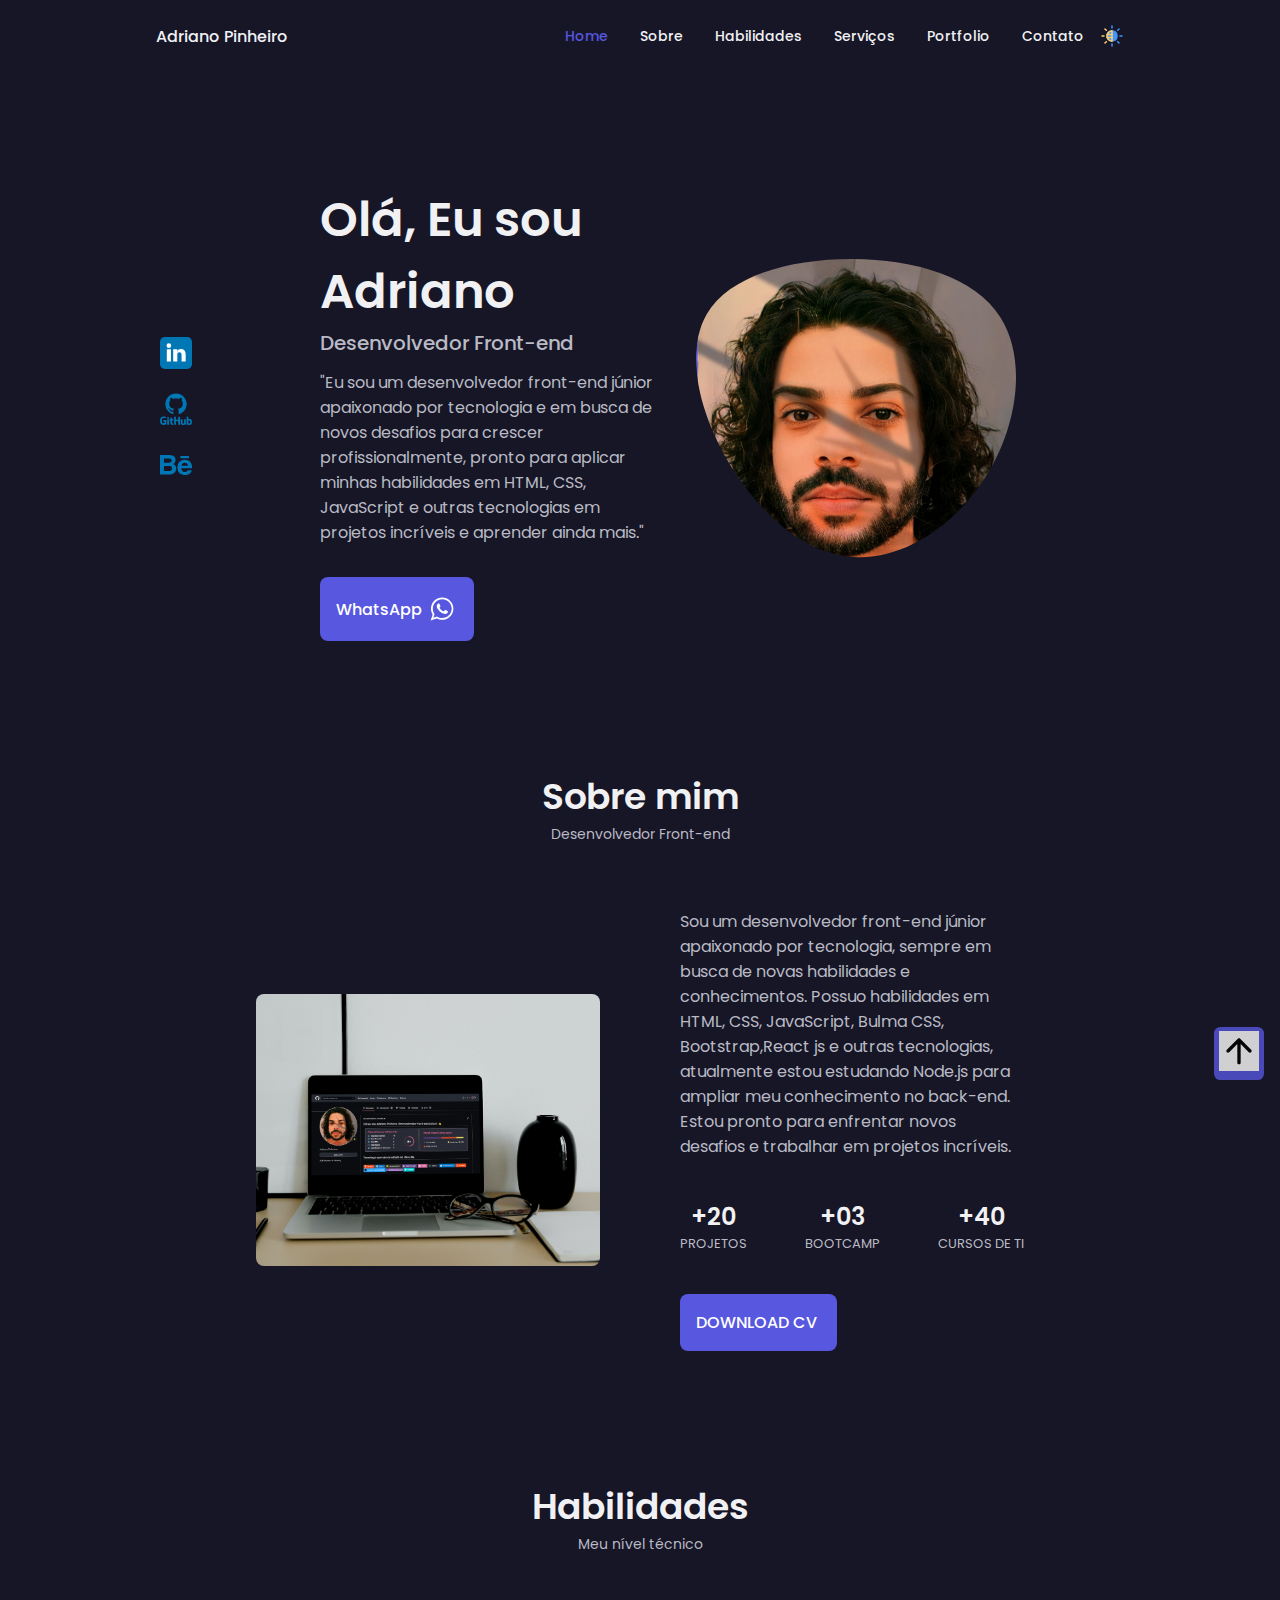
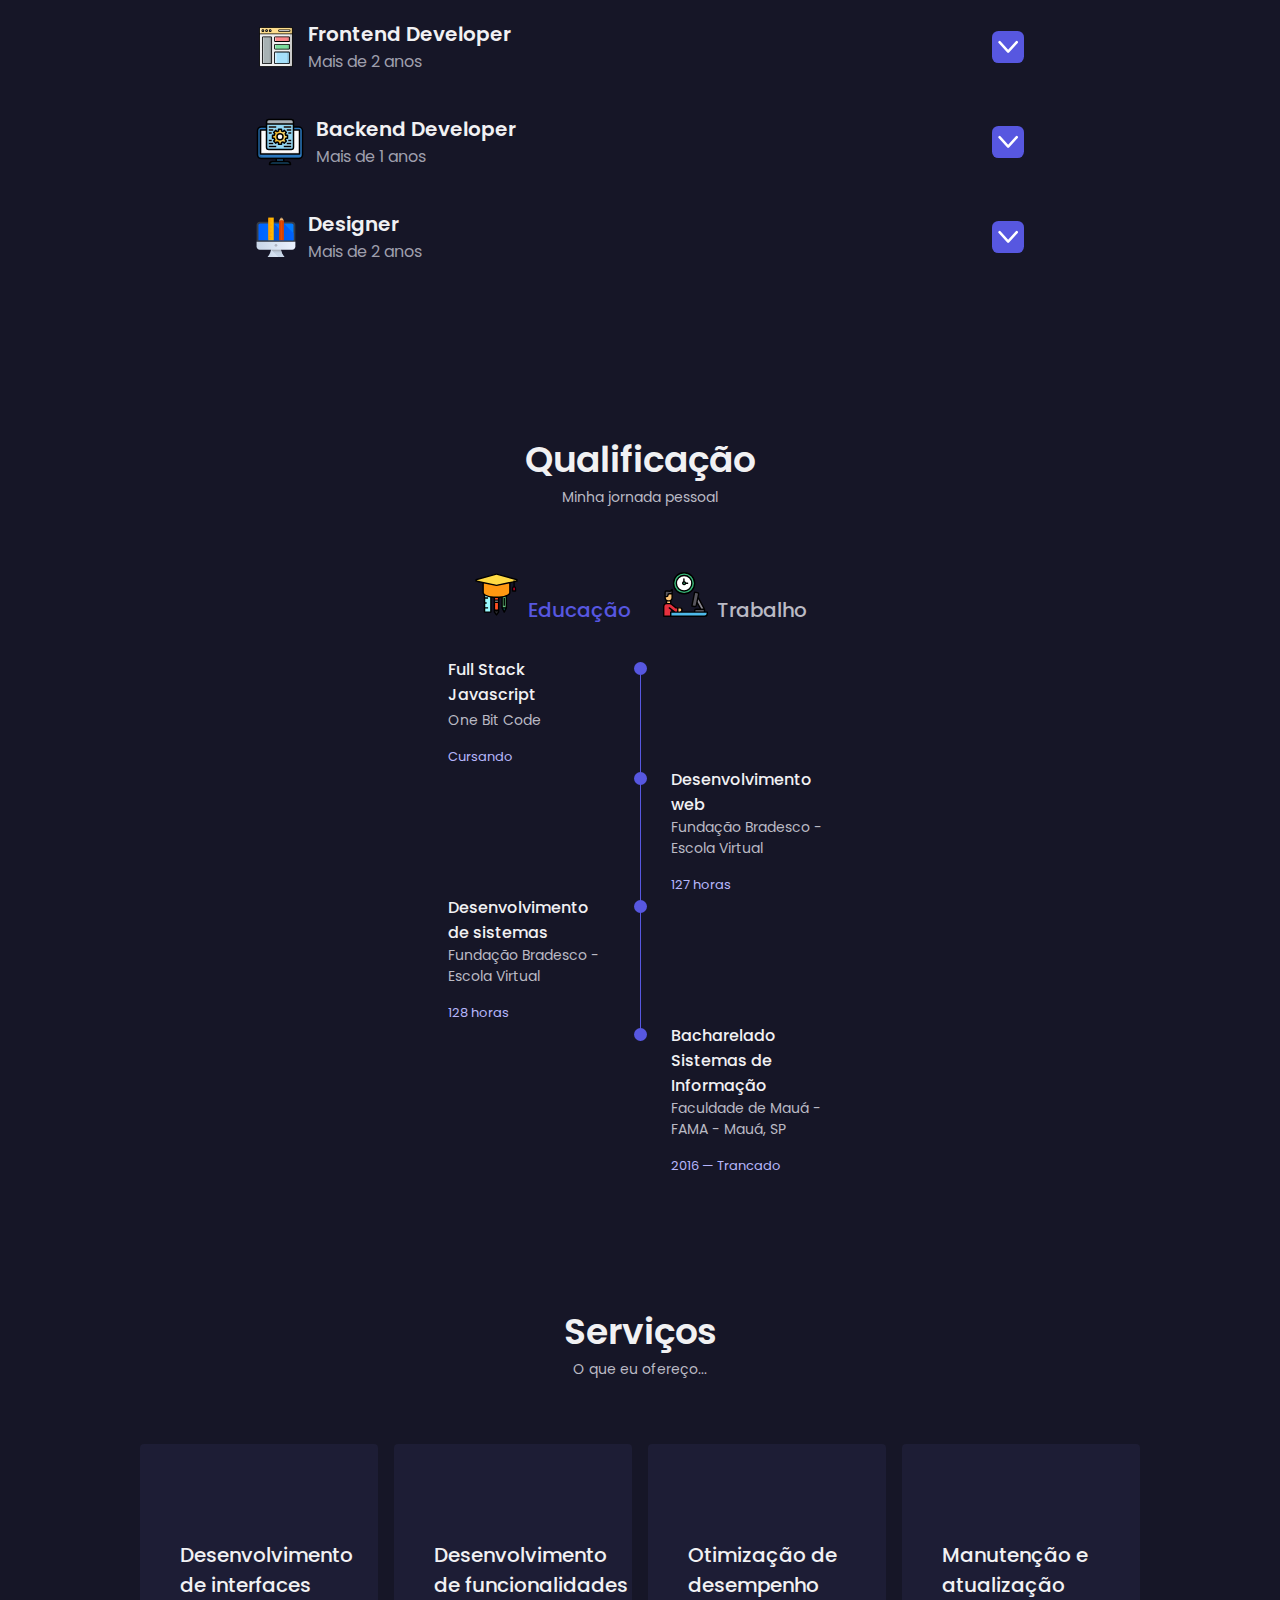
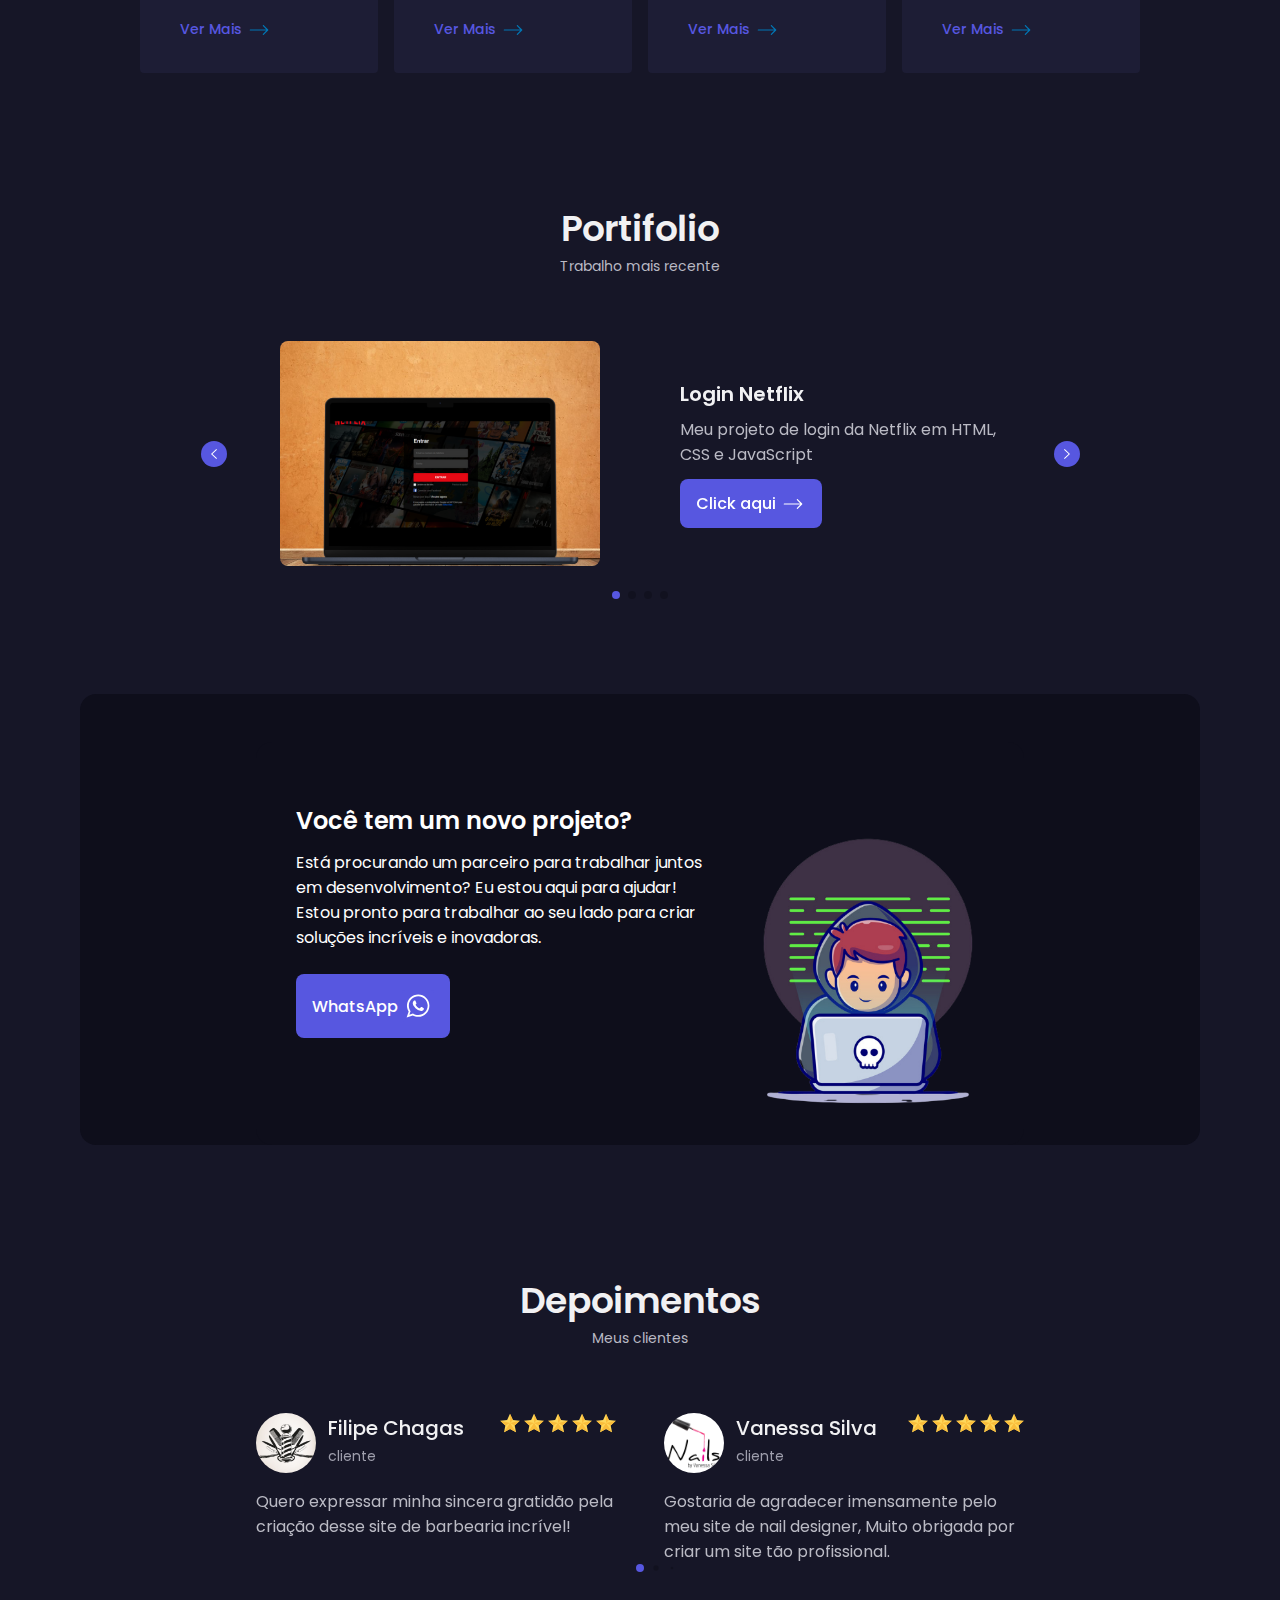
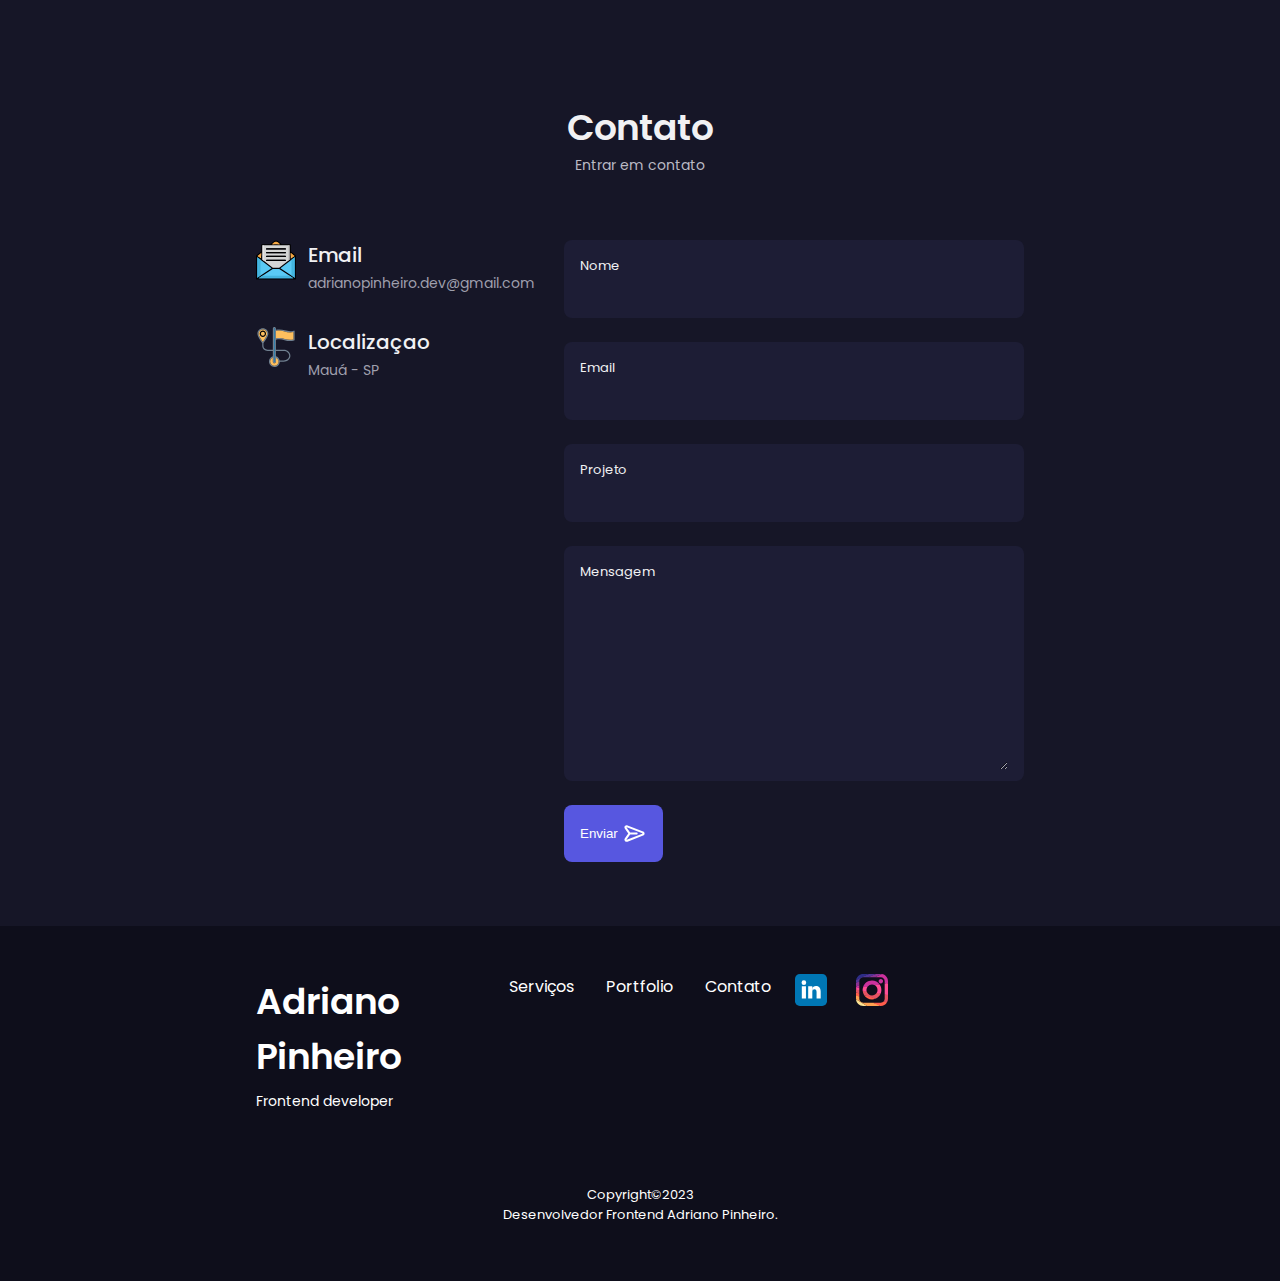
<file: index.html>
<!DOCTYPE html>
<html lang="pt-br">

<head>
    <meta charset="UTF-8">
    <meta http-equiv="X-UA-Compatible" content="IE=edge">
    <meta name="viewport" content="width=device-width, initial-scale=1.0">
    <link rel="stylesheet" href="assets/css/swiper-bundle.min.css">
    <link rel="stylesheet" href="assets/css/styles.css">
    <title>Portfolio Adriano Pinheiro</title>
</head>

<body>

    <header class="header" id="header">
        <nav class="nav container">
            <a href="#" class="nav__logo">Adriano Pinheiro</a>

            <div class="nav__menu" id="nav-menu">
                <ul class="nav__list grid">

                    <li class="nav__item">
                        <a href="#home" class="nav__link active-link">
                            <svg width="32" height="32" enable-background="new 0 0 32 32" viewBox="0 0 32 32"
                                class="nav__icon">
                                <path fill="#fff"
                                    d="M3.5 26C3.224 26 3 25.776 3 25.5v-16C3 8.673 3.673 8 4.5 8h5.001c.276 0 .5.224.5.5S9.777 9 9.501 9H4.5C4.225 9 4 9.225 4 9.5v16C4 25.776 3.776 26 3.5 26zM28.5 26c-.276 0-.5-.224-.5-.5v-16C28 9.225 27.775 9 27.5 9h-5C22.224 9 22 8.776 22 8.5S22.224 8 22.5 8h5C28.327 8 29 8.673 29 9.5v16C29 25.776 28.776 26 28.5 26zM28.5 30h-25C2.121 30 1 28.879 1 27.5 1 27.224 1.224 27 1.5 27h11c.276 0 .5.224.5.5S12.776 28 12.5 28H2.086c.206.582.762 1 1.414 1h25c.652 0 1.208-.418 1.414-1H19.5c-.276 0-.5-.224-.5-.5s.224-.5.5-.5h11c.276 0 .5.224.5.5C31 28.879 29.879 30 28.5 30zM13.5 20c-.276 0-.5-.224-.5-.5V9h-1.5c-.183 0-.352-.1-.438-.261-.088-.16-.081-.355.018-.51l4.5-7c.186-.285.656-.285.842 0l4.5 7c.099.154.105.35.018.51C20.852 8.9 20.683 9 20.5 9H19v8.5c0 .276-.224.5-.5.5S18 17.776 18 17.5v-9C18 8.224 18.224 8 18.5 8h1.084L16 2.425 12.416 8H13.5C13.776 8 14 8.224 14 8.5v11C14 19.776 13.776 20 13.5 20z" />
                                <circle cx="18.5" cy="19.5" r=".5" fill="#263238" />
                            </svg> Home
                        </a>
                    </li>

                    <li class="nav__item">
                        <a href="#about" class="nav__link">
                            <svg width="32" height="32" enable-background="new 0 0 32 32" viewBox="0 0 32 32"
                                class="nav__icon">
                                <path fill="#263238"
                                    d="M23.586,23.586c0.122-0.122,0.262-0.217,0.408-0.299l-2.276-2.277c-0.195-0.195-0.512-0.195-0.707,0
                                    c-0.195,0.196-0.195,0.512,0,0.708l2.271,2.271C23.368,23.846,23.464,23.707,23.586,23.586z" />
                                <path fill="#263238"
                                    d="M28.5 31c-.667 0-1.295-.26-1.768-.732l-3.5-3.5C22.76 26.295 22.5 25.668 22.5 25s.26-1.295.732-1.768c.906-.906 2.629-.906 3.535 0l3.5 3.5C30.74 27.205 31 27.832 31 28.5s-.26 1.295-.732 1.768S29.167 31 28.5 31zM25 23.52c-.407 0-.793.152-1.061.42C23.656 24.223 23.5 24.6 23.5 25s.156.777.439 1.061l3.5 3.5c.567.566 1.554.566 2.121 0C29.844 29.277 30 28.9 30 28.5s-.156-.777-.439-1.061l-3.5-3.5C25.793 23.672 25.407 23.52 25 23.52zM13 22.45c-.276 0-.5-.224-.5-.5s.224-.5.5-.5c3.767 0 7.035-2.404 8.133-5.981.081-.264.361-.415.625-.331.264.081.413.36.332.624C20.861 19.763 17.209 22.45 13 22.45z" />
                                <path fill="#263238" d="M13,25C6.383,25,1,19.617,1,13S6.383,1,13,1s12,5.383,12,12S19.617,25,13,25z M13,2
                                C6.935,2,2,6.935,2,13s4.935,11,11,11s11-4.935,11-11S19.065,2,13,2z" />
                                <circle cx="22" cy="13" r=".5" fill="#263238" />
                            </svg> Sobre
                        </a>
                    </li>

                    <li class="nav__item">
                        <a href="#skills" class="nav__link">
                            <svg width="32" height="32" enable-background="new 0 0 32 32" viewBox="0 0 32 32"
                                class="nav__icon">
                                <path fill="#263238"
                                    d="M28.5 24c-.276 0-.5-.224-.5-.5v-16C28 7.225 27.775 7 27.5 7h-23C4.225 7 4 7.225 4 7.5v16C4 23.776 3.776 24 3.5 24S3 23.776 3 23.5v-16C3 6.673 3.673 6 4.5 6h23C28.327 6 29 6.673 29 7.5v16C29 23.776 28.776 24 28.5 24zM28.5 28h-25C2.121 28 1 26.879 1 25.5 1 25.224 1.224 25 1.5 25h11c.276 0 .5.224.5.5S12.776 26 12.5 26H2.086c.206.582.762 1 1.414 1h25c.652 0 1.208-.418 1.414-1H19.5c-.276 0-.5-.224-.5-.5s.224-.5.5-.5h11c.276 0 .5.224.5.5C31 26.879 29.879 28 28.5 28z" />
                                <path fill="#263238"
                                    d="M16.899,24h-1.799c-0.235,0-0.438-0.164-0.488-0.394l-0.296-1.353c-0.415-0.121-0.814-0.287-1.194-0.496
                                    l-1.166,0.747c-0.198,0.126-0.457,0.099-0.623-0.067l-1.271-1.271C9.896,21,9.867,20.74,9.994,20.543l0.747-1.166
                                    c-0.209-0.38-0.375-0.779-0.496-1.194l-1.352-0.296c-0.229-0.05-0.393-0.253-0.393-0.488V15.6c0-0.235,0.163-0.438,0.393-0.488
                                    l1.351-0.296c0.123-0.416,0.289-0.815,0.497-1.194l-0.747-1.166c-0.127-0.197-0.099-0.457,0.067-0.623l1.271-1.271
                                    c0.166-0.166,0.425-0.193,0.623-0.067l1.167,0.747c0.382-0.209,0.781-0.375,1.193-0.495l0.296-1.352
                                    C14.662,9.163,14.865,9,15.101,9h1.799c0.235,0,0.438,0.163,0.488,0.394l0.296,1.352c0.413,0.12,0.813,0.286,1.193,0.495
                                    l1.167-0.747c0.198-0.126,0.457-0.099,0.623,0.067l1.271,1.271c0.166,0.166,0.194,0.426,0.067,0.623l-0.747,1.167
                                    c0.209,0.381,0.375,0.78,0.495,1.193l1.353,0.296c0.229,0.05,0.393,0.253,0.393,0.488v1.799c0,0.235-0.163,0.438-0.393,0.488
                                    l-1.353,0.296c-0.12,0.412-0.286,0.812-0.495,1.193l0.747,1.167c0.127,0.197,0.099,0.457-0.067,0.623l-1.271,1.273
                                    c-0.167,0.167-0.427,0.193-0.624,0.067l-1.166-0.749c-0.379,0.209-0.778,0.374-1.193,0.495l-0.296,1.354
                                    C17.338,23.836,17.135,24,16.899,24z M15.503,23h0.994l0.275-1.259c0.041-0.188,0.187-0.337,0.374-0.381
                                    c0.524-0.122,1.021-0.329,1.479-0.613c0.162-0.101,0.37-0.101,0.534,0.004l1.084,0.696l0.703-0.703l-0.695-1.086
                                    c-0.104-0.162-0.105-0.369-0.005-0.532c0.287-0.464,0.494-0.962,0.614-1.479c0.044-0.188,0.192-0.334,0.381-0.375l1.257-0.275
                                    v-0.994l-1.257-0.275c-0.188-0.041-0.337-0.187-0.381-0.374c-0.121-0.52-0.328-1.018-0.614-1.48
                                    c-0.101-0.163-0.099-0.37,0.005-0.532l0.695-1.085l-0.703-0.703l-1.085,0.695c-0.161,0.104-0.369,0.105-0.532,0.005
                                    c-0.463-0.286-0.961-0.493-1.48-0.614c-0.188-0.044-0.333-0.192-0.374-0.38L16.497,10h-0.994l-0.275,1.258
                                    c-0.041,0.188-0.187,0.336-0.375,0.38c-0.518,0.12-1.016,0.327-1.479,0.614c-0.163,0.101-0.371,0.099-0.532-0.005l-1.085-0.695
                                    l-0.703,0.703l0.695,1.085c0.104,0.162,0.105,0.37,0.004,0.533c-0.284,0.456-0.491,0.954-0.616,1.48
                                    c-0.044,0.188-0.191,0.332-0.379,0.373l-1.256,0.275v0.994l1.257,0.275c0.188,0.041,0.337,0.187,0.381,0.375
                                    c0.122,0.522,0.328,1.02,0.613,1.479c0.102,0.163,0.101,0.371-0.004,0.533l-0.695,1.085l0.703,0.703l1.085-0.695
                                    c0.163-0.104,0.372-0.104,0.533-0.004c0.459,0.285,0.956,0.491,1.479,0.613c0.188,0.044,0.334,0.192,0.375,0.381L15.503,23z
                                     M15.999,20c-1.93,0-3.5-1.57-3.5-3.5s1.57-3.5,3.5-3.5s3.5,1.57,3.5,3.5c0,0.276-0.224,0.5-0.5,0.5s-0.5-0.224-0.5-0.5
                                    c0-1.379-1.121-2.5-2.5-2.5s-2.5,1.121-2.5,2.5s1.121,2.5,2.5,2.5c0.167,0,0.33-0.017,0.487-0.047
                                    c0.268-0.058,0.534,0.122,0.587,0.394c0.054,0.271-0.123,0.534-0.394,0.587C16.46,19.978,16.232,20,15.999,20z" />
                                <circle cx="18.501" cy="18.572" r=".5" fill="#263238" />
                            </svg> Habilidades
                        </a>
                    </li>

                    <li class="nav__item">
                        <a href="#services" class="nav__link">
                            <svg width="32" height="32" enable-background="new 0 0 32 32" viewBox="0 0 32 32"
                                class="nav__icon">
                                <path fill="#263238"
                                    d="M1.5 20C1.224 20 1 19.776 1 19.5v-16C1 2.673 1.673 2 2.5 2h27C30.327 2 31 2.673 31 3.5V5c0 .276-.224.5-.5.5S30 5.276 30 5V3.5C30 3.225 29.775 3 29.5 3h-27C2.225 3 2 3.225 2 3.5v16C2 19.776 1.776 20 1.5 20zM16 31h-5.5c-.276 0-.5-.224-.5-.5s.224-.5.5-.5h1c.827 0 1.5-.673 1.5-1.5V26c0-.276.224-.5.5-.5S14 25.724 14 26v2.5c0 .563-.187 1.082-.501 1.5H16c.276 0 .5.224.5.5S16.276 31 16 31z" />
                                <path fill="#263238"
                                    d="M15.5 26h-13C1.673 26 1 25.327 1 24.5v-3C1 21.224 1.224 21 1.5 21h14c.276 0 .5.224.5.5S15.776 22 15.5 22H2v2.5C2 24.775 2.225 25 2.5 25h13c.276 0 .5.224.5.5S15.776 26 15.5 26zM21.5 9h5C26.776 9 27 8.776 27 8.5S26.776 8 26.5 8h-5C21.224 8 21 8.224 21 8.5S21.224 9 21.5 9zM23.5 29h1c.276 0 .5-.224.5-.5S24.776 28 24.5 28h-1c-.276 0-.5.224-.5.5S23.224 29 23.5 29z" />
                                <path fill="#263238" d="M28.5,31h-9c-1.379,0-2.5-1.121-2.5-2.5v-20C17,7.121,18.121,6,19.5,6h9C29.879,6,31,7.121,31,8.5v20
                                    C31,29.879,29.879,31,28.5,31z M19.5,7C18.673,7,18,7.673,18,8.5v20c0,0.827,0.673,1.5,1.5,1.5h9c0.827,0,1.5-0.673,1.5-1.5v-20
                                    C30,7.673,29.327,7,28.5,7H19.5z" />
                            </svg> Serviços
                        </a>
                    </li>

                    <li class="nav__item">
                        <a href="#portfolio" class="nav__link">
                            <svg width="32" height="32" enable-background="new 0 0 32 32" viewBox="0 0 32 32"
                                class="nav__icon">
                                <circle cx="7.5" cy="4.5" r=".5" fill="#263238" />
                                <circle cx="5.5" cy="4.5" r=".5" fill="#263238" />
                                <circle cx="3.5" cy="4.5" r=".5" fill="#263238" />
                                <path fill="#263238"
                                    d="M30.5,7h-29C1.224,7,1,6.776,1,6.5S1.224,6,1.5,6h29C30.776,6,31,6.224,31,6.5S30.776,7,30.5,7z" />
                                <path fill="#263238"
                                    d="M1.5 22C1.224 22 1 21.776 1 21.5v-18C1 2.673 1.673 2 2.5 2h27C30.327 2 31 2.673 31 3.5v9c0 .276-.224.5-.5.5S30 12.776 30 12.5v-9C30 3.225 29.776 3 29.5 3h-27C2.224 3 2 3.225 2 3.5v18C2 21.776 1.776 22 1.5 22zM22 31H10.5c-.276 0-.5-.224-.5-.5s.224-.5.5-.5h1c.827 0 1.5-.673 1.5-1.5v-1c0-.276.224-.5.5-.5s.5.224.5.5v1c0 .563-.187 1.082-.501 1.5h5.002C18.187 29.582 18 29.063 18 28.5v-3c0-.276.224-.5.5-.5s.5.224.5.5v3c0 .827.673 1.5 1.5 1.5H22c.276 0 .5.224.5.5S22.276 31 22 31z" />
                                <path fill="#263238"
                                    d="M18.5 26h-16C1.673 26 1 25.327 1 24.5v-3C1 21.224 1.224 21 1.5 21h14c.276 0 .5.224.5.5S15.776 22 15.5 22H2v2.5C2 24.775 2.224 25 2.5 25h16c.276 0 .5.224.5.5S18.776 26 18.5 26zM18.5 14h-1c-.276 0-.5-.224-.5-.5s.224-.5.5-.5h1c.276 0 .5.224.5.5S18.776 14 18.5 14zM27.5 10h-10C17.224 10 17 9.776 17 9.5S17.224 9 17.5 9h10C27.776 9 28 9.224 28 9.5S27.776 10 27.5 10zM27.5 12h-10c-.276 0-.5-.224-.5-.5s.224-.5.5-.5h10c.276 0 .5.224.5.5S27.776 12 27.5 12zM7.5 14h-3C4.224 14 4 13.776 4 13.5S4.224 13 4.5 13h3C7.776 13 8 13.224 8 13.5S7.776 14 7.5 14zM14.5 10h-10C4.224 10 4 9.776 4 9.5S4.224 9 4.5 9h10C14.776 9 15 9.224 15 9.5S14.776 10 14.5 10zM14.5 12h-10C4.224 12 4 11.776 4 11.5S4.224 11 4.5 11h10c.276 0 .5.224.5.5S14.776 12 14.5 12z" />
                                <path fill="#263238"
                                    d="M24,27c-3.86,0-7-3.141-7-7s3.14-7,7-7c1.352,0,2.663,0.386,3.792,1.115
                                    c0.232,0.15,0.298,0.459,0.148,0.691c-0.15,0.23-0.458,0.3-0.691,0.148C26.283,14.33,25.159,14,24,14c-3.309,0-6,2.691-6,6
                                    s2.691,6,6,6s6-2.691,6-6c0-0.642-0.101-1.273-0.299-1.877c-0.086-0.263,0.057-0.545,0.319-0.631
                                    c0.262-0.088,0.545,0.057,0.631,0.318C30.882,18.516,31,19.252,31,20C31,23.859,27.86,27,24,27z" />
                                <path fill="#263238" d="M23.5,22.699c-0.004,0-0.008,0-0.012,0c-0.145-0.004-0.28-0.069-0.373-0.18l-2.5-3
                                    c-0.176-0.213-0.147-0.528,0.064-0.705c0.213-0.176,0.527-0.147,0.705,0.064l2.133,2.561l6.215-6.865
                                    c0.188-0.204,0.504-0.216,0.706-0.031c0.203,0.187,0.217,0.503,0.03,0.707l-6.6,7.287C23.773,22.641,23.641,22.699,23.5,22.699
                                    z" />
                            </svg>Portfolio
                        </a>
                    </li>

                    <li class="nav__item">
                        <a href="#contact" class="nav__link">
                            <svg width="32" height="32" enable-background="new 0 0 32 32" viewBox="0 0 32 32"
                                class="nav__icon">
                                <path fill="#263238"
                                    d="M16.499 9.162c-2.735 0-5.469-.315-8.123-.937C8.107 8.162 7.94 7.894 8.003 7.624c.063-.268.325-.435.602-.373 5.793 1.358 11.95 1.187 17.678-.498.27-.076.544.073.621.338.078.266-.073.543-.338.621C23.295 8.674 19.908 9.162 16.499 9.162zM26.424 26.362c-.047 0-.094-.007-.142-.021-6.359-1.871-13.207-1.871-19.566 0-.269.075-.544-.073-.621-.338-.078-.266.073-.543.338-.621 6.545-1.926 13.588-1.926 20.133 0 .265.078.416.355.338.621C26.84 26.222 26.64 26.362 26.424 26.362z" />
                                <path fill="#263238"
                                    d="M15.888 30.639c-.098 0-.195-.028-.282-.087-4.667-3.185-7.453-8.422-7.453-14.009 0-4.527 1.781-8.788 5.017-11.998.197-.197.514-.193.707.002.195.196.193.513-.002.707-3.045 3.021-4.722 7.03-4.722 11.289 0 5.256 2.623 10.185 7.018 13.183.228.155.286.467.131.695C16.204 30.563 16.047 30.639 15.888 30.639zM17.153 30.639c-.159 0-.316-.076-.413-.218-.155-.229-.097-.54.131-.695 4.395-2.998 7.018-7.927 7.018-13.183S21.266 6.358 16.871 3.36c-.228-.155-.286-.467-.131-.695.156-.228.468-.284.695-.131 4.667 3.185 7.453 8.422 7.453 14.009s-2.786 10.824-7.453 14.009C17.349 30.61 17.251 30.639 17.153 30.639z" />
                                <path fill="#263238" d="M16.499,30.49c-0.276,0-0.5-0.224-0.5-0.5V3.096c0-0.276,0.224-0.5,0.5-0.5s0.5,0.224,0.5,0.5V29.99
                                    C16.999,30.267,16.775,30.49,16.499,30.49z" />
                                <path fill="#263238" d="M30.446,17.043H4.552c-0.276,0-0.5-0.224-0.5-0.5s0.224-0.5,0.5-0.5h25.895c0.276,0,0.5,0.224,0.5,0.5
                                    S30.723,17.043,30.446,17.043z" />
                                <path fill="#263238" d="M16.499,31.043c-7.995,0-14.5-6.505-14.5-14.5c0-3.521,1.278-6.919,3.6-9.565
                                C5.781,6.77,6.096,6.75,6.305,6.932C6.512,7.114,6.532,7.43,6.351,7.638c-2.161,2.463-3.352,5.626-3.352,8.905
                                c0,7.444,6.056,13.5,13.5,13.5s13.5-6.056,13.5-13.5s-6.056-13.5-13.5-13.5c-3.078,0-5.976,1.008-8.379,2.915
                                C7.904,6.13,7.59,6.095,7.418,5.877c-0.172-0.216-0.136-0.53,0.081-0.702c2.581-2.049,5.693-3.132,9-3.132
                                c7.995,0,14.5,6.505,14.5,14.5S24.494,31.043,16.499,31.043z" />
                            </svg> Contato
                        </a>
                    </li>
                </ul>
                <!-- close menu -->
                <svg width="24" height="24" viewBox="0 0 256 256" class="nav__close" id="nav-close" fill="none">
                    <path
                        d="M208.00146,32h-160a16.01582,16.01582,0,0,0-16,16V208a16.01583,16.01583,0,0,0,16,16h160a16.01582,16.01582,0,0,0,16-16V48A16.01581,16.01581,0,0,0,208.00146,32ZM165.65771,154.34375a7.99915,7.99915,0,1,1-11.3125,11.3125L128.00146,139.3125l-26.34375,26.34375a7.99915,7.99915,0,0,1-11.3125-11.3125L116.689,128,90.34521,101.65625a7.99915,7.99915,0,0,1,11.3125-11.3125l26.34375,26.34375,26.34375-26.34375a7.99915,7.99915,0,0,1,11.3125,11.3125L139.314,128Z" />
                </svg>
            </div>

            <div class="nav__btns">

                <svg class="change-theme" id="theme-button" viewBox="0 0 24 24" width="24" height="24">
                    <path fill="#4294ff"
                        d="M17.75 12a5.736 5.736 0 01-5 5.69 4.718 4.718 0 01-1.5 0 5.738 5.738 0 010-11.38 4.718 4.718 0 011.5 0A5.736 5.736 0 0117.75 12zM12 4.75A.75.75 0 0111.25 4V2a.75.75 0 011.5 0V4A.75.75 0 0112 4.75zM17.657 7.093a.75.75 0 01-.53-1.28L18.541 4.4A.75.75 0 0119.6 5.459L18.188 6.873A.746.746 0 0117.657 7.093zM22 12.75H20a.75.75 0 010-1.5h2a.75.75 0 010 1.5zM19.071 19.821a.749.749 0 01-.53-.219l-1.414-1.414a.75.75 0 011.061-1.061L19.6 18.541a.75.75 0 01-.531 1.28zM12 22.75a.75.75 0 01-.75-.75V20a.75.75 0 011.5 0v2A.75.75 0 0112 22.75z" />
                    <path fill="#ffd064"
                        d="M4.929 19.821a.75.75 0 01-.531-1.28l1.415-1.414a.75.75 0 011.06 1.061L5.459 19.6A.747.747 0 014.929 19.821zM4 12.75H2a.75.75 0 010-1.5H4a.75.75 0 010 1.5zM6.343 7.093a.742.742 0 01-.53-.22L4.4 5.459A.75.75 0 015.459 4.4L6.873 5.813a.75.75 0 01-.53 1.28zM12.75 6.31V17.69a4.718 4.718 0 01-1.5 0V6.31a4.718 4.718 0 011.5 0z" />
                    <path fill="#ffd064"
                        d="M12 14.25H7.22a.75.75 0 110-1.5H12a.75.75 0 010 1.5zM12 11.25H7.22a.75.75 0 110-1.5H12a.75.75 0 010 1.5z" />
                    <path fill="#ffd064" d="M12,16.25a4.25,4.25,0,0,1,0-8.5V6.25a5.75,5.75,0,0,0,0,11.5Z" />
                </svg>


                <div class="nav__toggle" id="nav-toggle">
                    <svg width="24" height="24" viewBox="0 0 24 24" fill="none">
                        <path
                            d="M8 3H6a2.99 2.99 0 0 0-2.119.881A2.99 2.99 0 0 0 3 6v2c0 .825.337 1.575.881 2.119A2.99 2.99 0 0 0 6 11h2a2.99 2.99 0 0 0 2.119-.881A2.99 2.99 0 0 0 11 8V6a2.99 2.99 0 0 0-.881-2.119A2.99 2.99 0 0 0 8 3zm10 0h-2a2.99 2.99 0 0 0-2.119.881A2.99 2.99 0 0 0 13 6v2c0 .825.337 1.575.881 2.119A2.99 2.99 0 0 0 16 11h2a2.99 2.99 0 0 0 2.119-.881A2.99 2.99 0 0 0 21 8V6a2.99 2.99 0 0 0-.881-2.119A2.99 2.99 0 0 0 18 3zM8 13H6a2.99 2.99 0 0 0-2.119.881A2.99 2.99 0 0 0 3 16v2c0 .825.337 1.575.881 2.119A2.99 2.99 0 0 0 6 21h2a2.99 2.99 0 0 0 2.119-.881A2.99 2.99 0 0 0 11 18v-2a2.99 2.99 0 0 0-.881-2.119A2.99 2.99 0 0 0 8 13zm10 0h-2a2.99 2.99 0 0 0-2.119.881A2.99 2.99 0 0 0 13 16v2c0 .825.337 1.575.881 2.119A2.99 2.99 0 0 0 16 21h2a2.99 2.99 0 0 0 2.119-.881A2.99 2.99 0 0 0 21 18v-2a2.99 2.99 0 0 0-.881-2.119A2.99 2.99 0 0 0 18 13z" />
                    </svg>
                </div>
            </div>
        </nav>
    </header>


    <main class="main">

        <section class="home section" id="home">
            <div class="home__container container grid">
                <div class="home__content grid">
                    <div class="home__social">

                        <a href="https://www.linkedin.com/in/adriano-pinheiro-b72912242" class="home__social-icon"
                            target="_blank">
                            <svg width="32" height="32" fill="#fff" aria-label="LinkedIn" viewBox="0 0 512 512">
                                <rect width="512" height="512" fill="#0077b5" rx="15%" />
                                <circle cx="142" cy="138" r="37" />
                                <path stroke="#fff" stroke-width="66" d="M244 194v198M142 194v198" />
                                <path
                                    d="M276 282c0-20 13-40 36-40 24 0 33 18 33 45v105h66V279c0-61-32-89-76-89-34 0-51 19-59 32" />
                            </svg>
                        </a>

                        <a href="https://github.com/AdrianoPinheiros" class="home__social-icon" target="_blank">
                            <svg width="32" height="32" viewBox="0 0 128 128">
                                <g fill="#0077b5">
                                    <path fill-rule="evenodd"
                                        d="M64 1.512c-23.493 0-42.545 19.047-42.545 42.545 0 18.797 12.19 34.745 29.095 40.37 2.126.394 2.907-.923 2.907-2.047 0-1.014-.04-4.366-.058-7.92-11.837 2.573-14.334-5.02-14.334-5.02-1.935-4.918-4.724-6.226-4.724-6.226-3.86-2.64.29-2.586.29-2.586 4.273.3 6.523 4.385 6.523 4.385 3.794 6.504 9.953 4.623 12.38 3.536.383-2.75 1.485-4.628 2.702-5.69-9.45-1.075-19.384-4.724-19.384-21.026 0-4.645 1.662-8.44 4.384-11.42-.442-1.072-1.898-5.4.412-11.26 0 0 3.572-1.142 11.7 4.363 3.395-.943 7.035-1.416 10.65-1.432 3.616.017 7.258.49 10.658 1.432 8.12-5.504 11.688-4.362 11.688-4.362 2.316 5.86.86 10.187.418 11.26 2.728 2.978 4.378 6.774 4.378 11.42 0 16.34-9.953 19.938-19.427 20.99 1.526 1.32 2.886 3.91 2.886 7.88 0 5.692-.048 10.273-.048 11.674 0 1.13.766 2.458 2.922 2.04 16.896-5.632 29.07-21.574 29.07-40.365C106.545 20.56 87.497 1.512 64 1.512z"
                                        clip-rule="evenodd" />
                                    <path
                                        d="M37.57 62.596c-.095.212-.428.275-.73.13-.31-.14-.482-.427-.382-.64.09-.216.424-.277.733-.132.31.14.486.43.38.642zm-.524-.388M39.293 64.52c-.203.187-.6.1-.87-.198-.278-.297-.33-.694-.124-.884.208-.188.593-.1.87.197.28.3.335.693.123.884zm-.406-.437M40.97 66.968c-.26.182-.687.012-.95-.367-.262-.377-.262-.83.005-1.013.264-.182.684-.018.95.357.262.385.262.84-.005 1.024zm0 0M43.268 69.336c-.233.257-.73.188-1.093-.163-.372-.343-.475-.83-.242-1.087.237-.257.736-.185 1.102.163.37.342.482.83.233 1.086zm0 0M46.44 70.71c-.104.334-.582.485-1.064.344-.482-.146-.796-.536-.7-.872.1-.336.582-.493 1.067-.342.48.144.795.53.696.87zm0 0M49.92 70.965c.013.35-.396.642-.902.648-.508.012-.92-.272-.926-.618 0-.354.4-.642.908-.65.506-.01.92.272.92.62zm0 0M53.16 70.414c.06.342-.29.694-.793.787-.494.092-.95-.12-1.014-.46-.06-.35.297-.7.79-.792.503-.088.953.118 1.017.466zm0 0" />
                                </g>
                                <path fill="#0077b5"
                                    d="M24.855 108.302h-10.7a.5.5 0 0 0-.5.5v5.232a.5.5 0 0 0 .5.5h4.173v6.5s-.937.32-3.53.32c-3.056 0-7.327-1.116-7.327-10.508 0-9.393 4.448-10.63 8.624-10.63 3.614 0 5.17.636 6.162.943.31.094.6-.216.6-.492l1.193-5.055a.468.468 0 0 0-.192-.39c-.403-.288-2.857-1.66-9.058-1.66-7.144 0-14.472 3.038-14.472 17.65 0 14.61 8.39 16.787 15.46 16.787 5.854 0 9.405-2.502 9.405-2.502.146-.08.162-.285.162-.38v-16.316a.5.5 0 0 0-.5-.5zM79.506 94.81H73.48a.5.5 0 0 0-.498.503l.002 11.644h-9.392V95.313a.5.5 0 0 0-.497-.503H57.07a.5.5 0 0 0-.498.503v31.53c0 .277.224.503.498.503h6.025a.5.5 0 0 0 .497-.504v-13.486h9.392l-.016 13.486c0 .278.224.504.5.504h6.038a.5.5 0 0 0 .497-.504v-31.53c0-.278-.22-.502-.497-.502zM32.34 95.527c-2.144 0-3.884 1.753-3.884 3.923 0 2.167 1.74 3.925 3.884 3.925 2.146 0 3.885-1.758 3.885-3.925 0-2.17-1.74-3.923-3.885-3.923zM35.296 105.135H29.29c-.276 0-.522.284-.522.56v20.852c0 .613.382.795.876.795h5.41c.595 0 .74-.292.74-.805v-6.346-14.553a.5.5 0 0 0-.498-.502zM102.902 105.182h-5.98a.5.5 0 0 0-.496.504v15.46s-1.52 1.11-3.675 1.11-2.727-.977-2.727-3.088v-13.482a.5.5 0 0 0-.497-.504h-6.068a.502.502 0 0 0-.498.504v14.502c0 6.27 3.495 7.804 8.302 7.804 3.944 0 7.124-2.18 7.124-2.18s.15 1.15.22 1.285c.07.136.247.273.44.273l3.86-.017a.502.502 0 0 0 .5-.504l-.003-21.166a.504.504 0 0 0-.5-.502zM119.244 104.474c-3.396 0-5.706 1.515-5.706 1.515V95.312a.5.5 0 0 0-.497-.503H107a.5.5 0 0 0-.5.503v31.53a.5.5 0 0 0 .5.503h4.192c.19 0 .332-.097.437-.268.103-.17.254-1.454.254-1.454s2.47 2.34 7.148 2.34c5.49 0 8.64-2.784 8.64-12.502s-5.03-10.988-8.428-10.988zm-2.36 17.764c-2.073-.063-3.48-1.004-3.48-1.004v-9.985s1.388-.85 3.09-1.004c2.153-.193 4.228.458 4.228 5.594 0 5.417-.935 6.486-3.837 6.398zM53.195 122.12c-.263 0-.937.107-1.63.107-2.22 0-2.973-1.032-2.973-2.368v-8.866h4.52a.5.5 0 0 0 .5-.504v-4.856a.5.5 0 0 0-.5-.502h-4.52l-.007-5.97c0-.227-.116-.34-.378-.34h-6.16c-.238 0-.367.106-.367.335v6.17s-3.087.745-3.295.805a.5.5 0 0 0-.36.48v3.877a.5.5 0 0 0 .497.503h3.158v9.328c0 6.93 4.86 7.61 8.14 7.61 1.497 0 3.29-.48 3.586-.59.18-.067.283-.252.283-.453l.004-4.265a.51.51 0 0 0-.5-.502z" />
                            </svg>
                        </a>

                        <a href="https://www.behance.net/adrianopinheiro3" class="home__social-icon" target="_blank">
                            <svg width="32" height="32" viewBox="0 0 16 16">
                                <g fill="#0077b5">
                                    <path
                                        d="M7.341 4.04c.302.415.453.91.453 1.489 0 .595-.151 1.075-.457 1.437-.172.201-.423.387-.755.554.504.182.884.469 1.143.861.256.392.385.869.385 1.429 0 .578-.147 1.097-.441 1.555-.186.303-.42.56-.7.767a2.747 2.747 0 0 1-1.117.49c-.43.088-.895.131-1.397.131H0V3h4.778c1.206.018 2.059.364 2.563 1.04zm-5.37.654v2.152h2.404c.428 0 .777-.081 1.046-.242.267-.161.402-.447.402-.856 0-.456-.177-.755-.531-.902-.306-.101-.696-.152-1.169-.152H1.971zm0 3.766v2.601h2.401c.429 0 .764-.057 1.002-.172.434-.214.65-.618.65-1.218 0-.509-.209-.857-.629-1.047-.236-.105-.566-.161-.99-.164H1.971zm12.116-2.772c.511.225.931.581 1.262 1.067.302.429.496.926.584 1.491.052.33.072.809.064 1.432H10.67c.032.723.284 1.231.766 1.521.292.181.642.272 1.055.272.434 0 .788-.11 1.06-.33.15-.12.281-.285.394-.496h1.952c-.052.427-.289.862-.708 1.304-.655.7-1.572 1.051-2.751 1.051-.974 0-1.832-.295-2.575-.887-.746-.591-1.117-1.554-1.117-2.887 0-1.25.336-2.209 1.007-2.876.673-.665 1.543-1 2.614-1 .638-.001 1.211.112 1.72.338zm-2.859 1.629c-.27.275-.44.647-.51 1.116h3.295c-.035-.501-.206-.88-.509-1.141-.307-.259-.684-.388-1.135-.388-.489.001-.871.139-1.141.413zm-1.004-2.648h4.237V3.455h-4.237v1.214z" />
                                </g>
                            </svg>
                        </a>


                    </div>

                    <div class="home__img">
                        <svg class="home__blob" viewBox="0 0 200 187" xmlns="http://www.w3.org/2000/svg"
                            xmlns:xlink="http://www.w3.org/1999/xlink">
                            <mask id="mask0" mask-type="alpha">
                                <path d="M190.312 36.4879C206.582 62.1187 201.309 102.826 182.328 134.186C163.346 165.547 
                                    130.807 187.559 100.226 186.353C69.6454 185.297 41.0228 161.023 21.7403 129.362C2.45775 
                                    97.8511 -7.48481 59.1033 6.67581 34.5279C20.9871 10.1032 59.7028 -0.149132 97.9666 
                                    0.00163737C136.23 0.303176 174.193 10.857 190.312 36.4879Z" />
                            </mask>
                            <g mask="url(#mask0)">
                                <path d="M190.312 36.4879C206.582 62.1187 201.309 102.826 182.328 134.186C163.346 
                                    165.547 130.807 187.559 100.226 186.353C69.6454 185.297 41.0228 161.023 21.7403 
                                    129.362C2.45775 97.8511 -7.48481 59.1033 6.67581 34.5279C20.9871 10.1032 59.7028 
                                    -0.149132 97.9666 0.00163737C136.23 0.303176 174.193 10.857 190.312 36.4879Z" />
                                <image class="home__blob-img" x="1" y="-18" href="assets/img/perfil.jpg"
                                    alt="Desenvolvedor fron-end" />
                            </g>
                        </svg>
                    </div>

                    <div class="home__data">
                        <h1 class="home__title">Olá, Eu sou Adriano</h1>
                        <h3 class="home__subtitle">Desenvolvedor Front-end</h3>
                        <p class="home__description">"Eu sou um desenvolvedor front-end júnior apaixonado por tecnologia
                            e em busca de novos desafios para crescer profissionalmente, pronto para aplicar minhas
                            habilidades em HTML, CSS, JavaScript e outras tecnologias em projetos incríveis e aprender
                            ainda mais."</p>
                        <a href="https://api.whatsapp.com/send?phone=5511985270907&text=Ol%C3%A1!%0A%0AEspero%20que%20esteja%20bem.%20Gostaria%20de%20dizer%20que%20fiquei%20muito%20impressionado(a)%20com%20o%20seu%20portf%C3%B3lio!%20Adorei%20o%20seu%20trabalho%20e%20gostaria%20de%20saber%20mais%20sobre%20os%20servi%C3%A7os%20que%20voc%C3%AA%20oferece.%0A%0APara%20isso,%20decidi%20entrar%20em%20contato%20para%20que%20possamos%20conversar%20e%20discutir%20mais%20sobre%20suas%20habilidades%20e%20como%20podemos%20trabalhar%20juntos.%0AAguardo%20ansiosamente%20sua%20resposta!%0A%0AAtenciosamente,%0A%5BSeu%20nome%5D"
                            target="_blank" class="button button--flex">
                            WhatsApp <svg class="button__icon" width="32" height="32" fill-rule="evenodd"
                                clip-rule="evenodd" image-rendering="optimizeQuality"
                                shape-rendering="geometricPrecision" text-rendering="geometricPrecision"
                                viewBox="0 0 187 187">
                                <rect width="187" height="187" fill="#5757e0" rx="18" ry="18" />
                                <path fill="#fefefe"
                                    d="M95 146c-11 0-22-3-31-9l-21 7 7-20c-6-9-10-20-10-32v-5c3-28 26-50 55-50s52 22 55 51v4c0 30-25 54-55 54zm65-56c-1-35-30-63-65-63S31 54 29 89v3c0 12 4 24 10 33l-12 35 36-11c9 5 20 8 32 8 36 0 65-29 65-65v-2z" />
                                <path fill="#fefefe"
                                    d="M125 105c-2-1-10-5-11-5-2-1-3-1-4 1-1 1-4 5-5 6s-2 1-3 0c-2-1-7-2-13-8-5-4-8-9-9-11-1-1 0-2 0-3l3-3v-1c1 0 1-1 1-1 1-2 1-2 0-3 0-1-3-9-5-12-1-3-2-3-3-3h-3c-1 0-3 1-5 2-1 2-5 6-5 13 0 2 0 4 1 6 1 5 5 10 5 11 1 1 11 18 28 24 16 6 16 4 19 4s10-4 11-8c1-3 1-7 1-7-1-1-2-1-3-2z" />
                            </svg>
                        </a>
                    </div>
                </div>

            </div>
        </section>


        <section class="about section" id="about">
            <h2 class="section__title">Sobre mim</h2>
            <span class="section__subtitle">Desenvolvedor Front-end</span>

            <div class="about__container container grid">
                <img src="assets/img/about.png" alt="Perfil do github em um notebook" class="about__img">

                <div class="about__data">
                    <p class="about__description">Sou um desenvolvedor front-end júnior apaixonado por tecnologia,
                        sempre em busca de novas habilidades e conhecimentos. Possuo habilidades em HTML, CSS,
                        JavaScript, Bulma CSS, Bootstrap,React js e outras tecnologias, atualmente estou estudando
                        Node.js para ampliar meu conhecimento no back-end. Estou pronto para enfrentar novos desafios e
                        trabalhar em projetos incríveis.</p>

                    <div class="about__info">
                        <div>
                            <span class="about__info-title">+20</span>
                            <span class="about__info-name">PROJETOS</span>
                        </div>

                        <div>
                            <span class="about__info-title">+03</span>
                            <span class="about__info-name">BOOTCAMP</span>
                        </div>

                        <div>
                            <span class="about__info-title">+40</span>
                            <span class="about__info-name">CURSOS DE TI</span>
                        </div>
                    </div>

                    <div class="about__buttons">
                        <a download="" href="assets/pdf/Adriano-Pinheiro-Cv.pdf" class="button button--flex">
                            DOWNLOAD CV <i class="button__icon"></i>
                        </a>
                    </div>
                </div>
            </div>


        </section>


        <section class="skills section" id="skills">
            <h2 class="section__title">Habilidades</h2>
            <span class="section__subtitle">Meu nível técnico</span>

            <div class="skills__container container grid">
                <div>

                    <div class="skills__content skills__close">
                        <div class="skills__header">
                            <svg width="40" height="40" class="skills__icon" enable-background="new 0 0 512 512"
                                viewBox="0 0 512 512">
                                <path fill="#efefef"
                                    d="M467.4,88.8v396.5c0,11.8-9.5,21.3-21.3,21.3H65.9c-11.8,0-21.3-9.5-21.3-21.3V88.8H467.4z" />
                                <path
                                    d="M467.4,88.8v396.5c0,11.8-9.5,21.3-21.3,21.3h-32c11.8,0,21.3-9.5,21.3-21.3V88.8H467.4z"
                                    opacity=".15" />
                                <path fill="#fb888b"
                                    d="M430.1,175.3v-38.5c0-5.9-4.8-10.7-10.7-10.7H248.1c-5.9,0-10.7,4.8-10.7,10.7v38.5c0,5.9,4.8,10.7,10.7,10.7h171.3C425.3,186,430.1,181.2,430.1,175.3z" />
                                <path fill="#7bdd9d"
                                    d="M430.1,272.5V234c0-5.9-4.8-10.7-10.7-10.7H248.1c-5.9,0-10.7,4.8-10.7,10.7v38.5c0,5.9,4.8,10.7,10.7,10.7h171.3C425.3,283.1,430.1,278.4,430.1,272.5z" />
                                <path fill="#a7b1b3"
                                    d="M189.4,126.1H92.6c-5.9,0-10.7,4.8-10.7,10.7v321.9c0,5.9,4.8,10.7,10.7,10.7h96.9c5.9,0,10.7-4.8,10.7-10.7V136.8C200.1,130.9,195.3,126.1,189.4,126.1z" />
                                <path fill="#fff"
                                    d="M263.9 186h-15.8c-5.9 0-10.7-4.7-10.7-10.7v-38.5c0-5.9 4.8-10.7 10.7-10.7h15.8c-5.9 0-10.7 4.8-10.7 10.7v38.5C253.2 181.2 258 186 263.9 186zM263.9 283.1h-15.8c-5.9 0-10.7-4.8-10.7-10.7V234c0-5.9 4.8-10.7 10.7-10.7h15.8c-5.9 0-10.7 4.7-10.7 10.7v38.5C253.2 278.3 258 283.1 263.9 283.1zM108.3 469.3H92.6c-5.9 0-10.7-4.8-10.7-10.7V136.8c0-5.9 4.8-10.7 10.7-10.7h15.8c-5.9 0-10.7 4.8-10.7 10.7v321.9C97.7 464.5 102.4 469.3 108.3 469.3z"
                                    opacity=".5" />
                                <path
                                    d="M419.4 126.1h-23.7c5.9 0 10.7 4.8 10.7 10.7v38.5c0 5.9-4.8 10.7-10.7 10.7h23.7c5.9 0 10.7-4.8 10.7-10.7v-38.5C430.1 130.9 425.3 126.1 419.4 126.1zM419.4 223.3h-23.7c5.9 0 10.7 4.8 10.7 10.7v38.5c0 5.9-4.8 10.7-10.7 10.7h23.7c5.9 0 10.7-4.8 10.7-10.7V234C430.1 228.1 425.3 223.3 419.4 223.3zM189.4 126.1h-23.7c5.9 0 10.7 4.8 10.7 10.7v321.9c0 5.9-4.8 10.7-10.7 10.7h23.7c5.9 0 10.7-4.8 10.7-10.7V136.8C200.1 130.9 195.3 126.1 189.4 126.1z"
                                    opacity=".15" />
                                <path fill="#fddc8d"
                                    d="M467.4,88.8V26.7c0-11.8-9.6-21.3-21.3-21.3H65.9c-11.8,0-21.3,9.6-21.3,21.3v62.1H467.4z" />
                                <path fill="#fff"
                                    d="M85.5,5c-11.7,0-21.3,9.5-21.3,21.3v62.1H44.6V26.3C44.6,14.6,54.2,5,65.9,5H85.5z"
                                    opacity=".5" />
                                <path
                                    d="M467.4,26.7v62.1H440V26.7c0-11.8-9.5-21.3-21.3-21.3h27.4C457.9,5.3,467.4,14.9,467.4,26.7z"
                                    opacity=".15" />
                                <path fill="#fff"
                                    d="M289.7 47.1L289.7 47.1c0 5.4 4.4 9.7 9.7 9.7h126.2c5.4 0 9.7-4.4 9.7-9.7v0c0-5.4-4.4-9.7-9.7-9.7H299.5C294.1 37.3 289.7 41.7 289.7 47.1zM100 47.1c0 6.5-5.2 11.7-11.7 11.7-6.5 0-11.7-5.3-11.7-11.7 0-6.5 5.3-11.7 11.7-11.7C94.8 35.3 100 40.6 100 47.1zM147 47.1c0 6.5-5.2 11.7-11.7 11.7-6.5 0-11.7-5.3-11.7-11.7 0-6.5 5.3-11.7 11.7-11.7C141.8 35.3 147 40.6 147 47.1zM193.9 47.1c0 6.5-5.2 11.7-11.7 11.7-6.5 0-11.7-5.3-11.7-11.7 0-6.5 5.3-11.7 11.7-11.7C188.7 35.3 193.9 40.6 193.9 47.1z" />
                                <path fill="#a5e0fa"
                                    d="M428.2,331.1v127.5c0,5.9-4.8,10.7-10.7,10.7H248.1c-5.9,0-10.7-4.8-10.7-10.7V331.1c0-5.9,4.8-10.7,10.7-10.7h169.4C423.4,320.5,428.2,325.3,428.2,331.1z" />
                                <path
                                    d="M428.2,331.1v127.5c0,5.9-4.8,10.7-10.7,10.7h-25.7c5.9,0,10.7-4.8,10.7-10.7V331.1c0-5.9-4.8-10.7-10.7-10.7h25.7C423.4,320.5,428.2,325.3,428.2,331.1z"
                                    opacity=".15" />
                                <path fill="#fff"
                                    d="M274.6,469.3h-26.5c-5.9,0-10.7-4.8-10.7-10.7V331.1c0-5.9,4.8-10.7,10.7-10.7h26.5c-5.9,0-10.7,4.8-10.7,10.7v127.5C263.9,464.5,268.7,469.3,274.6,469.3z"
                                    opacity=".5" />
                                <path
                                    d="M472.8,26.7c0-14.7-12-26.7-26.7-26.7H65.9C51.2,0,39.2,12,39.2,26.7c0,38.7,0,457.3,0,458.7c0,14.7,12,26.7,26.7,26.7h380.2c14.7,0,26.7-12,26.7-26.7C472.8,446.6,472.8,88.8,472.8,26.7z M65.9,10.7h380.2c8.8,0,16,7.2,16,16v56.8H49.9V26.7C49.9,17.8,57.1,10.7,65.9,10.7z M446.1,501.3H65.9c-8.8,0-16-7.2-16-16V94.2h412.2v391.2C462.1,494.2,454.9,501.3,446.1,501.3z" />
                                <path
                                    d="M419.4 120.8H248.1c-8.8 0-16 7.2-16 16v38.5c0 8.8 7.2 16 16 16h171.3c8.8 0 16-7.2 16-16v-38.5C435.4 128 428.3 120.8 419.4 120.8zM424.8 175.3c0 2.9-2.4 5.3-5.3 5.3H248.1c-2.9 0-5.3-2.4-5.3-5.3v-38.5c0-2.9 2.4-5.3 5.3-5.3h171.3c2.9 0 5.3 2.4 5.3 5.3V175.3zM419.4 218H248.1c-8.8 0-16 7.2-16 16v38.5c0 8.8 7.2 16 16 16h171.3c8.8 0 16-7.2 16-16V234C435.4 225.1 428.3 218 419.4 218zM424.8 272.5c0 2.9-2.4 5.3-5.3 5.3H248.1c-2.9 0-5.3-2.4-5.3-5.3V234c0-2.9 2.4-5.3 5.3-5.3h171.3c2.9 0 5.3 2.4 5.3 5.3V272.5zM189.4 120.8H92.6c-8.8 0-16 7.2-16 16v321.9c0 8.8 7.2 16 16 16h96.9c8.8 0 16-7.2 16-16V136.8C205.4 128 198.3 120.8 189.4 120.8zM194.8 458.7c0 2.9-2.4 5.3-5.3 5.3H92.6c-2.9 0-5.3-2.4-5.3-5.3V136.8c0-2.9 2.4-5.3 5.3-5.3h96.9c2.9 0 5.3 2.4 5.3 5.3V458.7zM299.5 62.2h126.2c8.3 0 15.1-6.8 15.1-15.1S434 32 425.7 32H299.5c-8.3 0-15.1 6.8-15.1 15.1S291.2 62.2 299.5 62.2zM299.5 42.7h126.2c2.4 0 4.4 2 4.4 4.4 0 2.4-2 4.4-4.4 4.4H299.5c-2.4 0-4.4-2-4.4-4.4C295.1 44.6 297.1 42.7 299.5 42.7zM88.3 64.1c9.4 0 17.1-7.7 17.1-17.1S97.7 30 88.3 30s-17.1 7.7-17.1 17.1S78.9 64.1 88.3 64.1zM88.3 40.7c3.6 0 6.4 2.8 6.4 6.4 0 3.5-2.9 6.4-6.4 6.4s-6.4-2.9-6.4-6.4S84.8 40.7 88.3 40.7zM135.2 64.1c9.4 0 17.1-7.7 17.1-17.1S144.7 30 135.2 30c-9.4 0-17.1 7.7-17.1 17.1S125.8 64.1 135.2 64.1zM135.2 40.7c3.6 0 6.4 2.8 6.4 6.4 0 3.5-2.9 6.4-6.4 6.4s-6.4-2.9-6.4-6.4S131.7 40.7 135.2 40.7zM182.2 64.1c9.4 0 17.1-7.7 17.1-17.1S191.6 30 182.2 30s-17.1 7.7-17.1 17.1S172.8 64.1 182.2 64.1zM182.2 40.7c3.6 0 6.4 2.8 6.4 6.4 0 3.5-2.9 6.4-6.4 6.4s-6.4-2.9-6.4-6.4S178.6 40.7 182.2 40.7zM417.5 315.1H248.1c-8.8 0-16 7.2-16 16v127.5c0 8.8 7.2 16 16 16h169.4c8.8 0 16-7.2 16-16V331.1C433.5 322.3 426.3 315.1 417.5 315.1zM422.8 458.7c0 2.9-2.4 5.3-5.3 5.3H248.1c-2.9 0-5.3-2.4-5.3-5.3V331.1c0-2.9 2.4-5.3 5.3-5.3h169.4c2.9 0 5.3 2.4 5.3 5.3V458.7z" />
                            </svg>

                            <div>
                                <h1 class="skills__title">Frontend Developer</h1>
                                <span class="skills__subtitle">Mais de 2 anos</span>
                            </div>

                            <svg class="skills__arrow" width="32" height="32" enable-background="new 0 0 128 128"
                                viewBox="0 0 128 128">
                                <polyline fill="none" stroke="#ffff" stroke-linecap="round" stroke-linejoin="round"
                                    stroke-miterlimit="10" stroke-width="10"
                                    points="30.29 44.72 64.6 82.63 99.05 44.72" />
                            </svg>
                        </div>

                        <div class="skills__list grid">

                            <div class="skills__data">
                                <div class="skills__titles">
                                    <h3 class="skills__name">HTML</h3>
                                    <span class="skill__number">95%</span>
                                </div>
                                <div class="skills__bar">
                                    <span class="skills__percentage skills__html"></span>
                                </div>
                            </div>

                            <div class="skills__data">
                                <div class="skills__titles">
                                    <h3 class="skills__name">CSS</h3>
                                    <span class="skill__number">85%</span>
                                </div>
                                <div class="skills__bar">
                                    <span class="skills__percentage skills__css"></span>
                                </div>
                            </div>

                            <div class="skills__data">
                                <div class="skills__titles">
                                    <h3 class="skills__name">JAVASCRIPT</h3>
                                    <span class="skill__number">80%</span>
                                </div>
                                <div class="skills__bar">
                                    <span class="skills__percentage skills__js"></span>
                                </div>
                            </div>

                            <div class="skills__data">
                                <div class="skills__titles">
                                    <h3 class="skills__name">TypeScript</h3>
                                    <span class="skill__number">50%</span>
                                </div>
                                <div class="skills__bar">
                                    <span class="skills__percentage skills__TypeScript"></span>
                                </div>
                            </div>

                            <div class="skills__data">
                                <div class="skills__titles">
                                    <h3 class="skills__name">jQuery</h3>
                                    <span class="skill__number">60%</span>
                                </div>
                                <div class="skills__bar">
                                    <span class="skills__percentage skills__jQuery"></span>
                                </div>
                            </div>

                            <div class="skills__data">
                                <div class="skills__titles">
                                    <h3 class="skills__name">Bootstrap</h3>
                                    <span class="skill__number">80%</span>
                                </div>
                                <div class="skills__bar">
                                    <span class="skills__percentage skills__Bootstrap"></span>
                                </div>
                            </div>

                            <div class="skills__data">
                                <div class="skills__titles">
                                    <h3 class="skills__name">Sass</h3>
                                    <span class="skill__number">45%</span>
                                </div>
                                <div class="skills__bar">
                                    <span class="skills__percentage skills__Sass"></span>
                                </div>
                            </div>

                            <div class="skills__data">
                                <div class="skills__titles">
                                    <h3 class="skills__name">Bulma</h3>
                                    <span class="skill__number">80%</span>
                                </div>
                                <div class="skills__bar">
                                    <span class="skills__percentage skills__bulma"></span>
                                </div>
                            </div>

                            <div class="skills__data">
                                <div class="skills__titles">
                                    <h3 class="skills__name">REACT JS</h3>
                                    <span class="skill__number">80%</span>
                                </div>
                                <div class="skills__bar">
                                    <span class="skills__percentage skills__react"></span>
                                </div>
                            </div>

                            <div class="skills__data">
                                <div class="skills__titles">
                                    <h3 class="skills__name">ANGULAR</h3>
                                    <span class="skill__number">50%</span>
                                </div>
                                <div class="skills__bar">
                                    <span class="skills__percentage skills__angular"></span>
                                </div>
                            </div>

                            <div class="skills__data">
                                <div class="skills__titles">
                                    <h3 class="skills__name">VUE.JS</h3>
                                    <span class="skill__number">50%</span>
                                </div>
                                <div class="skills__bar">
                                    <span class="skills__percentage skills__vue"></span>
                                </div>
                            </div>
                        </div>
                    </div>


                    <div class="skills__content skills__close">
                        <div class="skills__header">

                            <svg class="skills__icon" width="48" height="48" data-name="Layer 3" viewBox="0 0 64 64">
                                <path fill="#22659f"
                                    d="M62,17a5,5,0,0,0-5-5H7a5,5,0,0,0-5,5V49a5,5,0,0,0,5,5H57a5,5,0,0,0,5-5Z" />
                                <path fill="#2b78bf"
                                    d="M57,12H7a4.993,4.993,0,0,0-1.08.124A4.967,4.967,0,0,0,5,15V47a5,5,0,0,0,5,5H60a4.993,4.993,0,0,0,1.08-.124A4.967,4.967,0,0,0,62,49V17A5,5,0,0,0,57,12Z" />
                                <rect width="52" height="32" x="6" y="16" fill="#e3e4e6" />
                                <rect width="50" height="30" x="8" y="16" fill="#fbfbfb" />
                                <rect width="10" height="4" x="27" y="54" fill="#15425f" />
                                <rect width="10" height="3" x="27" y="55" fill="#1f5881" />
                                <path fill="#15425f"
                                    d="M22,58H42a4,4,0,0,1,4,4v0a0,0,0,0,1,0,0H18a0,0,0,0,1,0,0v0A4,4,0,0,1,22,58Z" />
                                <path fill="#7ccbf3"
                                    d="M14,39V5a3,3,0,0,1,3-3H47a3,3,0,0,1,3,3V39a3,3,0,0,1-3,3H17A3,3,0,0,1,14,39Z" />
                                <path fill="#91d6f3"
                                    d="M49,40a2.983,2.983,0,0,0,.86-.14A2.983,2.983,0,0,0,50,39V5a3,3,0,0,0-3-3H17a2.983,2.983,0,0,0-.86.14A2.983,2.983,0,0,0,16,3V37a3,3,0,0,0,3,3Z" />
                                <path fill="#f6bf34"
                                    d="M42,27V23H39.738a7.968,7.968,0,0,0-.852-2.058l1.6-1.6-2.828-2.828-1.6,1.6A7.968,7.968,0,0,0,34,17.262V15H30v2.262a7.968,7.968,0,0,0-2.058.852l-1.6-1.6-2.828,2.828,1.6,1.6A7.968,7.968,0,0,0,24.262,23H22v4h2.262a7.968,7.968,0,0,0,.852,2.058l-1.6,1.6,2.828,2.828,1.6-1.6A7.968,7.968,0,0,0,30,32.738V35h4V32.738a7.968,7.968,0,0,0,2.058-.852l1.6,1.6,2.828-2.828-1.6-1.6A7.968,7.968,0,0,0,39.738,27Z" />
                                <path fill="#fad667"
                                    d="M42,27V23H39.738a7.968,7.968,0,0,0-.852-2.058l1.6-1.6-2.828-2.828-1.6,1.6A7.968,7.968,0,0,0,34,17.262V15H32V35h2V32.738a7.968,7.968,0,0,0,2.058-.852l1.6,1.6,2.828-2.828-1.6-1.6A7.968,7.968,0,0,0,39.738,27Z" />
                                <circle cx="32" cy="25" r="4" fill="#fbfbfb" />
                                <rect width="10" height="2" x="17" y="11" fill="#f1f1f1" />
                                <rect width="6" height="2" x="17" y="15" fill="#f1f1f1" />
                                <rect width="4" height="2" x="17" y="19" fill="#f1f1f1" />
                                <rect width="10" height="2" x="17" y="37" fill="#f1f1f1" />
                                <rect width="6" height="2" x="17" y="33" fill="#f1f1f1" />
                                <rect width="4" height="2" x="17" y="29" fill="#f1f1f1" />
                                <rect width="10" height="2" x="37" y="11" fill="#f1f1f1" />
                                <rect width="6" height="2" x="41" y="15" fill="#f1f1f1" />
                                <rect width="4" height="2" x="43" y="19" fill="#f1f1f1" />
                                <rect width="10" height="2" x="37" y="37" fill="#f1f1f1" />
                                <rect width="6" height="2" x="41" y="33" fill="#f1f1f1" />
                                <rect width="4" height="2" x="43" y="29" fill="#f1f1f1" />
                                <path fill="#90979c" d="M50,5a3,3,0,0,0-3-3H17a3,3,0,0,0-3,3V8H50Z" />
                                <path fill="#a9b0b6" d="M47,2H19a3,3,0,0,0-3,3V8H50V5A3,3,0,0,0,47,2Z" />
                                <path
                                    d="M57,11H51V5a4,4,0,0,0-4-4H17a4,4,0,0,0-4,4v6H7a6.006,6.006,0,0,0-6,6V49a6.006,6.006,0,0,0,6,6H26v2H22a5.006,5.006,0,0,0-5,5,1,1,0,0,0,1,1H46a1,1,0,0,0,1-1,5.006,5.006,0,0,0-5-5H38V55H57a6.006,6.006,0,0,0,6-6V17A6.006,6.006,0,0,0,57,11ZM17,43H47a4,4,0,0,0,4-4V17h6V47H7V17h6V39A4,4,0,0,0,17,43Zm32-4a2,2,0,0,1-2,2H17a2,2,0,0,1-2-2V9H49ZM17,3H47a2,2,0,0,1,2,2V7H15V5A2,2,0,0,1,17,3ZM44.829,61H19.171A3.006,3.006,0,0,1,22,59H42A3.006,3.006,0,0,1,44.829,61ZM36,57H28V55h8Zm25-8a4,4,0,0,1-4,4H7a4,4,0,0,1-4-4V17a4,4,0,0,1,4-4h6v2H6a1,1,0,0,0-1,1V48a1,1,0,0,0,1,1H58a1,1,0,0,0,1-1V16a1,1,0,0,0-1-1H51V13h6a4,4,0,0,1,4,4Z" />
                                <path
                                    d="M25.636,15.808l-2.828,2.828a1,1,0,0,0,0,1.414l1.076,1.077a9.266,9.266,0,0,0-.362.873H22a1,1,0,0,0-1,1v4a1,1,0,0,0,1,1h1.522a9.266,9.266,0,0,0,.362.873L22.808,29.95a1,1,0,0,0,0,1.414l2.828,2.828a1.029,1.029,0,0,0,1.414,0l1.077-1.076a9.378,9.378,0,0,0,.873.362V35a1,1,0,0,0,1,1h4a1,1,0,0,0,1-1V33.478a9.378,9.378,0,0,0,.873-.362l1.077,1.076a1,1,0,0,0,1.414,0l2.828-2.828a1,1,0,0,0,0-1.414l-1.076-1.077A9.266,9.266,0,0,0,40.478,28H42a1,1,0,0,0,1-1V23a1,1,0,0,0-1-1H40.478a9.266,9.266,0,0,0-.362-.873l1.076-1.077a1,1,0,0,0,0-1.414l-2.828-2.828a1.029,1.029,0,0,0-1.414,0l-1.077,1.076A9.378,9.378,0,0,0,35,16.522V15a1,1,0,0,0-1-1H30a1,1,0,0,0-1,1v1.522a9.378,9.378,0,0,0-.873.362L27.05,15.808a1,1,0,0,0-1.414,0Zm1.6,3.013a1,1,0,0,0,1.216.155,7,7,0,0,1,1.8-.747,1,1,0,0,0,.75-.967V16h2v1.262a1,1,0,0,0,.75.967,7,7,0,0,1,1.8.747,1,1,0,0,0,1.216-.155l.892-.892,1.414,1.414-.892.892a1,1,0,0,0-.154,1.216,7,7,0,0,1,.745,1.8,1,1,0,0,0,.968.75H41v2H39.738a1,1,0,0,0-.968.75,7,7,0,0,1-.745,1.8,1,1,0,0,0,.154,1.216l.892.892-1.414,1.414-.892-.892a1,1,0,0,0-1.216-.155,7,7,0,0,1-1.8.747,1,1,0,0,0-.75.967V34H31V32.738a1,1,0,0,0-.75-.967,7,7,0,0,1-1.8-.747,1,1,0,0,0-1.216.155l-.892.892-1.414-1.414.892-.892a1,1,0,0,0,.154-1.216,7,7,0,0,1-.745-1.8,1,1,0,0,0-.968-.75H23V24h1.262a1,1,0,0,0,.968-.75,7,7,0,0,1,.745-1.8,1,1,0,0,0-.154-1.216l-.892-.892,1.414-1.414Z" />
                                <path
                                    d="M32,30a5,5,0,1,0-5-5A5.006,5.006,0,0,0,32,30Zm0-8a3,3,0,1,1-3,3A3,3,0,0,1,32,22Z" />
                                <rect width="10" height="2" x="17" y="11" />
                                <rect width="6" height="2" x="17" y="15" />
                                <rect width="4" height="2" x="17" y="19" />
                                <rect width="10" height="2" x="17" y="37" />
                                <rect width="6" height="2" x="17" y="33" />
                                <rect width="4" height="2" x="17" y="29" />
                                <rect width="10" height="2" x="37" y="11" />
                                <rect width="6" height="2" x="41" y="15" />
                                <rect width="4" height="2" x="43" y="19" />
                                <rect width="10" height="2" x="37" y="37" />
                                <rect width="6" height="2" x="41" y="33" />
                                <rect width="4" height="2" x="43" y="29" />
                            </svg>

                            <div>
                                <h1 class="skills__title">Backend Developer</h1>
                                <span class="skills__subtitle">Mais de 1 anos</span>
                            </div>
                            <svg class="skills__arrow" width="32" height="32" enable-background="new 0 0 128 128"
                                viewBox="0 0 128 128">
                                <polyline fill="none" stroke="#ffff" stroke-linecap="round" stroke-linejoin="round"
                                    stroke-miterlimit="10" stroke-width="10"
                                    points="30.29 44.72 64.6 82.63 99.05 44.72" />
                            </svg>
                        </div>

                        <div class="skills__list grid">

                            <div class="skills__data">
                                <div class="skills__titles">
                                    <h3 class="skills__name">PHP</h3>
                                    <span class="skill__number">60%</span>
                                </div>
                                <div class="skills__bar">
                                    <span class="skills__percentage skills__php"></span>
                                </div>
                            </div>

                            <div class="skills__data">
                                <div class="skills__titles">
                                    <h3 class="skills__name">Node JS</h3>
                                    <span class="skill__number">55%</span>
                                </div>
                                <div class="skills__bar">
                                    <span class="skills__percentage skills__node"></span>
                                </div>
                            </div>

                            <div class="skills__data">
                                <div class="skills__titles">
                                    <h3 class="skills__name">MySQL</h3>
                                    <span class="skill__number">80%</span>
                                </div>
                                <div class="skills__bar">
                                    <span class="skills__percentage skills__mysql"></span>
                                </div>
                            </div>

                            <div class="skills__data">
                                <div class="skills__titles">
                                    <h3 class="skills__name">MongoDB</h3>
                                    <span class="skill__number">60%</span>
                                </div>
                                <div class="skills__bar">
                                    <span class="skills__percentage skills__mongo"></span>
                                </div>
                            </div>
                        </div>
                    </div>


                    <div class="skills__content skills__close">
                        <div class="skills__header">

                            <svg class="skills__icon" width="40" height="40" viewBox="0 0 512 512">
                                <path fill="#373e49"
                                    d="M504 100c0-22.3-18.1-40.4-40.4-40.4H47.7c-22.3-.1-40.4 18-40.4 40.4v217.3H504V100z" />
                                <linearGradient id="a" x1="31.362" x2="479.907" y1="190.826" y2="190.826"
                                    gradientUnits="userSpaceOnUse">
                                    <stop offset="0" stop-color="#0062ff" />
                                    <stop offset=".312" stop-color="#006bff" />
                                    <stop offset="1" stop-color="#007bff" />
                                </linearGradient>
                                <path fill="url(#a)"
                                    d="M479.9 296.9V108.1c0-12.9-10.5-23.4-23.4-23.4H54.8c-12.9 0-23.4 10.5-23.4 23.4v188.8h448.5z" />
                                <linearGradient id="b" x1="156.98" x2="479.907" y1="190.826" y2="190.826"
                                    gradientUnits="userSpaceOnUse">
                                    <stop offset="0" stop-color="#004ec9" />
                                    <stop offset=".64" stop-color="#005cef" />
                                    <stop offset="1" stop-color="#0062ff" />
                                </linearGradient>
                                <path fill="url(#b)" d="m227.3 84.7 98.4 98.4 31.5-98.4 122.7 124.2v88H157z" />
                                <linearGradient id="c" x1="147.495" x2="363.774" y1="450.352" y2="450.352"
                                    gradientUnits="userSpaceOnUse">
                                    <stop offset="0" stop-color="#c8d6e8" />
                                    <stop offset=".999" stop-color="#ebf2ff" />
                                </linearGradient>
                                <path fill="url(#c)"
                                    d="M363.8 511.5c-29.5-31.4-45.9-72.9-45.9-116v-6.3H193.4v6.3c0 43.1-16.4 84.6-45.9 116h216.3z" />
                                <linearGradient id="d" x1="7.269" x2="504" y1="368.371" y2="368.371"
                                    gradientUnits="userSpaceOnUse">
                                    <stop offset="0" stop-color="#c8d6e8" />
                                    <stop offset=".999" stop-color="#ebf2ff" />
                                </linearGradient>
                                <path fill="url(#d)"
                                    d="M7.3 317.3V379c0 22.3 18.1 40.4 40.4 40.4h415.8c22.3 0 40.4-18.1 40.4-40.4v-61.8H7.3z" />
                                <linearGradient id="e" x1="277.743" x2="277.743" y1="511.872" y2="419.478"
                                    gradientUnits="userSpaceOnUse">
                                    <stop offset=".196" stop-color="#c8d6e8" />
                                    <stop offset=".479" stop-color="#c6d4e5" />
                                    <stop offset=".652" stop-color="#c0cddd" />
                                    <stop offset=".796" stop-color="#b6c0cf" />
                                    <stop offset=".923" stop-color="#a7afba" />
                                    <stop offset=".999" stop-color="#9ba1aa" />
                                </linearGradient>
                                <path fill="url(#e)" d="m191.7 419.5 92.4 92.4h79.7s-37.6-37.4-44.2-92.4H191.7z" />
                                <circle cx="255.6" cy="362.3" r="17" fill="#aeb4c1" />
                                <path fill="#f4ba73" d="M357.2 45.5v1h-62v-1l31-47.5 31 47.5z" />
                                <path fill="#d84200" d="M295.3 45.4h62v251.5h-62z" />
                                <path fill="#282d35" d="M314.3 16.4h23.9L326.2-2z" />
                                <path fill="#e84d00" d="M319.3 45.4h12.9v250.3h-12.9z" />
                                <path fill="#ffb600" d="M157 7.3h70.3v289.6H157z" />
                                <path fill="#ff9100"
                                    d="M157.1 20.9h29.1V34h-29.1zM157.5 45.5h39.6v12.7h-39.6zM157.1 71.5h27.8v13.1h-27.8zM157.5 96.1h40.2v12.7h-40.2zM157.1 122.3h27.8v13.1h-27.8zM157.5 146.9h39.6v12.7h-39.6zM157.6 172h27.7v13.1h-27.7zM157.5 197.6h40.2v12.7h-40.2zM157.1 222.8h27.8v13.1h-27.8zM157.8 272h27.5v13.1h-27.5zM157.5 247.4h39.6v12.4h-39.6z" />
                            </svg>
                            <div>
                                <h1 class="skills__title">Designer</h1>
                                <span class="skills__subtitle">Mais de 2 anos</span>
                            </div>
                            <svg class="skills__arrow" width="32" height="32" enable-background="new 0 0 128 128"
                                viewBox="0 0 128 128">
                                <polyline fill="none" stroke="#ffff" stroke-linecap="round" stroke-linejoin="round"
                                    stroke-miterlimit="10" stroke-width="10"
                                    points="30.29 44.72 64.6 82.63 99.05 44.72" />
                            </svg>
                        </div>

                        <div class="skills__list grid">

                            <div class="skills__data">
                                <div class="skills__titles">
                                    <h3 class="skills__name">Figma</h3>
                                    <span class="skill__number">70%</span>
                                </div>
                                <div class="skills__bar">
                                    <span class="skills__percentage skills__figma"></span>
                                </div>
                            </div>

                            <div class="skills__data">
                                <div class="skills__titles">
                                    <h3 class="skills__name">Sketch</h3>
                                    <span class="skill__number">50%</span>
                                </div>
                                <div class="skills__bar">
                                    <span class="skills__percentage skills__sketch"></span>
                                </div>
                            </div>

                            <div class="skills__data">
                                <div class="skills__titles">
                                    <h3 class="skills__name">Adobe Photoshop</h3>
                                    <span class="skill__number">90%</span>
                                </div>
                                <div class="skills__bar">
                                    <span class="skills__percentage skills__photoshop"></span>
                                </div>
                            </div>

                            <div class="skills__data">
                                <div class="skills__titles">
                                    <h3 class="skills__name">Adobe Illustrator</h3>
                                    <span class="skill__number">70%</span>
                                </div>
                                <div class="skills__bar">
                                    <span class="skills__percentage skills__Illustrator"></span>
                                </div>
                            </div>

                            <div class="skills__data">
                                <div class="skills__titles">
                                    <h3 class="skills__name">Canva</h3>
                                    <span class="skill__number">90%</span>
                                </div>
                                <div class="skills__bar">
                                    <span class="skills__percentage skills__Canva"></span>
                                </div>
                            </div>
                        </div>
                    </div>

                </div>
            </div>
        </section>

        <section class="qualification section">
            <h2 class="section__title">Qualificação</h2>
            <span class="section__subtitle">Minha jornada pessoal</span>

            <div class="qualification__container container">
                <div class="qualification__tabs">
                    <div class="qualification__button button--flex qualification__active" data-target="#education">
                        <svg class="qualification__icon" width="45" height="45" viewBox="0 0 64 64">
                            <g data-name="graduation cap-pen-pencil-education">
                                <rect width="6" height="19" x="40" y="32" fill="#64c37d" />
                                <rect width="6" height="6" x="29" y="34" fill="#ff5023" />
                                <path fill="#d80027" d="M59,23v4H55V23a2.006,2.006,0,0,1,2-2,2.015,2.015,0,0,1,2,2Z" />
                                <polygon fill="#ffda44" points="61 11 61 13 32 19 3 13 3 11 32 3 61 11" />
                                <path fill="#ff9811"
                                    d="M51,15.07V29c0,2.97-5,5.5-12.07,6.52A48.763,48.763,0,0,1,32,36c-10.49,0-19-3.13-19-7V15.07L32,19Z" />
                                <path fill="#9bfbff" d="M15,32.13c1.92,1.41,5.1,2.55,9,3.22V57H15V32.13Z" />
                                <polygon fill="#ff5023" points="35 43 35 56 33 54 32 55 31 54 29 56 29 43 35 43" />
                                <rect width="6" height="3" x="29" y="40" fill="#e0e0e2" />
                                <polygon fill="#2d2d30"
                                    points="35 56 35 57 32 61 29 57 29 56 31 54 32 55 33 54 35 56" />
                                <polygon fill="#00665a" points="46 51 43 57 40 51 46 51" />
                                <path
                                    d="M61.27,10.04l-29-8a.991.991,0,0,0-.54,0l-29,8A1,1,0,0,0,2,11v2a1,1,0,0,0,.8.98l9.2,1.9V29a4.744,4.744,0,0,0,2,3.64V57a1,1,0,0,0,1,1h9a1,1,0,0,0,1-1V36.51c.98.14,1.99.25,3,.33V57a.984.984,0,0,0,.2.6l3,4a1,1,0,0,0,1.6,0l3-4A.984.984,0,0,0,36,57V36.84c1.01-.08,2.02-.19,3-.33V51a1,1,0,0,0,.11.45l3,6a1,1,0,0,0,1.78,0l3-6A1,1,0,0,0,47,51V34.41c3.03-1.32,5-3.14,5-5.41V15.88l4-.82v5.12A3.01,3.01,0,0,0,54,23v4a1,1,0,0,0,1,1h4a1,1,0,0,0,1-1V23a3.01,3.01,0,0,0-2-2.82V14.64l3.2-.66A1,1,0,0,0,62,13V11A1,1,0,0,0,61.27,10.04ZM23,56H16V52h4V50H16V45h2V43H16V38h4V36H16V33.93a26.539,26.539,0,0,0,7,2.25Zm11,.67-2,2.66-2-2.66v-.26l1-1,.29.3a1.008,1.008,0,0,0,1.42,0l.29-.3,1,1Zm0-3.08-.29-.3a1.008,1.008,0,0,0-1.42,0l-.29.3-.29-.3a1.008,1.008,0,0,0-1.42,0l-.29.3V44h4ZM34,42H30V41h4Zm0-3H30V36.96c.67.03,1.33.04,2,.04s1.33-.01,2-.04Zm9,15.76L41.62,52h2.76ZM45,50H41V36.18a31.117,31.117,0,0,0,4-1.02Zm5-21c0,2.84-7.39,6-18,6s-18-3.16-18-6V16.3l17.8,3.68a1.01,1.01,0,0,0,.4,0L50,16.3Zm8-3H56V23a1,1,0,0,1,2,0Zm2-13.81-2,.41V12H56v1.01L32,17.98,4,12.19v-.43L32,4.04l28,7.72Z" />
                                <rect width="2" height="11" x="42" y="37" />
                            </g>
                        </svg>
                        Educação
                    </div>

                    <div class="qualification__button button--flex" data-target="#work">
                        <svg class="qualification__icon" width="45" height="45" viewBox="0 0 32 32">
                            <polygon fill="#8b8891"
                                points="29.5 26.505 27.05 26.505 24.86 22.825 24.11 21.575 24.87 17.855 25.59 19.205 29.5 26.505" />
                            <rect width="3" height="4.6" x="2.5" y="18.505" fill="#fdc475" />
                            <circle cx="15" cy="7.995" r="7.5" fill="#37b678" />
                            <circle cx="15" cy="7.995" r="5.5" fill="#fff" />
                            <circle cx="15" cy="7.995" r="1" fill="#37b678" transform="rotate(-37.84 15 7.995)" />
                            <path fill="#e5303e"
                                d="M13.5,27.005a1.498,1.498,0,0,1-1.5,1.5H8.5l-2.2-1.65a.5.5,0,0,0-.8.4v4.25H.5v-7a2.00588,2.00588,0,0,1,2-2H4.8a1.9857,1.9857,0,0,1,1.25.44l3.2,2.56H12A1.498,1.498,0,0,1,13.5,27.005Z" />
                            <path fill="#fdc475"
                                d="M13.5,27.005a1.498,1.498,0,0,1-1.5,1.5H10.5v-3H12A1.498,1.498,0,0,1,13.5,27.005Z" />
                            <path fill="#58565d"
                                d="M22.51457,24.5062l-1.96816-.35545,1.95495-9.82489,1.96816.35545a1,1,0,0,1,.80636,1.1618l-1.5995,7.85673A1,1,0,0,1,22.51457,24.5062Z" />
                            <path fill="#58565d"
                                d="M22.51457 24.5062l-1.96816-.35545 1.95495-9.82489 1.96816.35545a1 1 0 0 1 .80636 1.1618l-1.5995 7.85673A1 1 0 0 1 22.51457 24.5062zM23.5 26.50489h6a0 0 0 0 1 0 0v2a0 0 0 0 1 0 0h-7a0 0 0 0 1 0 0v-1A1 1 0 0 1 23.5 26.50489z" />
                            <path fill="#4ebaea"
                                d="M5.5,28.50489h26a0,0,0,0,1,0,0v1a2,2,0,0,1-2,2H5.5a0,0,0,0,1,0,0v-3A0,0,0,0,1,5.5,28.50489Z" />
                            <path fill="#fdc475" d="M6.5,15.495v3a2,2,0,0,1-2,2h-1a2,2,0,0,1-2-2v-3Z" />
                            <path fill="#58565d"
                                d="M1.5,17.495h1a1,1,0,0,0,1-1h0a1,1,0,0,1,1-1h2v-3l-.84183.89232a1,1,0,0,1-.78788.31194l-2.30979-.14A1,1,0,0,0,1.5,14.55744V17.495Z" />
                            <path
                                d="M14.81348,9.48828A1.55361,1.55361,0,0,0,15.00293,9.5a1.49554,1.49554,0,0,0,1.40936-1H17.5a.5.5,0,0,0,0-1H16.40808a1.496,1.496,0,0,0-.22351-.41992A1.47819,1.47819,0,0,0,15.374,6.554V4.87256a.5.5,0,1,0-1,0V6.64038a1.51142,1.51142,0,0,0-.29395.175,1.49992,1.49992,0,0,0,.7334,2.67285ZM14.69336,7.605A.49645.49645,0,0,1,14.999,7.5a.55354.55354,0,0,1,.06347.00391.49978.49978,0,1,1-.36913.10107ZM31.5,28.00977H30v-1.5a.49026.49026,0,0,0-.0553-.21857c-.00275-.00562-.00128-.01221-.00427-.01776l-4.54865-8.489.37579-1.84692a1.4993,1.4993,0,0,0-1.209-1.74316l-1.96875-.35547a.5021.5021,0,0,0-.5791.39453l-1.9541,9.82471a.50063.50063,0,0,0,.40137.58984l1.96777.35547A1.50025,1.50025,0,0,0,24.167,23.80469l.1947-.957,1.71753,3.162H23.5a1.50164,1.50164,0,0,0-1.5,1.5v.5H13.72186A1.976,1.976,0,0,0,14,27.01025a2.00229,2.00229,0,0,0-2-2l-1.49615.00031L10.5,25.00977l-.00385.00079-1.0694.00018L6.36035,22.55762A2.48809,2.48809,0,0,0,6,22.31873v-1.809c0-.00677-.0036-.01245-.00385-.01917A2.48965,2.48965,0,0,0,7,18.5v-6a.49976.49976,0,0,0-.86328-.34326l-.84277.89258a.53236.53236,0,0,1-.39355.15576l-2.30957-.13965A1.5,1.5,0,0,0,1,14.5625V18.5a2.48965,2.48965,0,0,0,1.00385,1.9906C2.0036,20.49731,2,20.503,2,20.50977v1.5506a2.50379,2.50379,0,0,0-2,2.4494v7a.49971.49971,0,0,0,.5.5h29a2.50263,2.50263,0,0,0,2.5-2.5v-1A.49971.49971,0,0,0,31.5,28.00977Zm-8.31543-4.394a.49727.49727,0,0,1-.58105.40332l-1.4668-.26465,1.75879-8.84424,1.48535.26855a.4965.4965,0,0,1,.32129.20654.48747.48747,0,0,1,.083.36328Zm1.4873-2.29248.4082-2.00439,3.585,6.69092H27.21777ZM23,27.50977a.50065.50065,0,0,1,.5-.5H29v1H23ZM11,26.01044l1-.00018a.99976.99976,0,1,1,0,1.99951H11ZM2,15.5v-.9375a.49408.49408,0,0,1,.15723-.36426.4797.4797,0,0,1,.373-.13477l2.30957.13965A1.4999,1.4999,0,0,0,6,13.75781V15H4.5A1.50164,1.50164,0,0,0,3,16.5a.50065.50065,0,0,1-.5.5H2Zm0,3V18h.5A1.50164,1.50164,0,0,0,4,16.5a.50065.50065,0,0,1,.5-.5H6v2.5A1.50164,1.50164,0,0,1,4.5,20h-1A1.50164,1.50164,0,0,1,2,18.5Zm3,2.4494V22.027c-.06714-.00549-.13354-.01721-.20117-.01721H3V20.9494A2.49962,2.49962,0,0,0,3.5,21h1A2.49962,2.49962,0,0,0,5,20.9494Zm0,7.56036v2.5H1v-6.5a1.50164,1.50164,0,0,1,1.5-1.5H4.79883a1.502,1.502,0,0,1,.93652.3291l3.20313,2.5625a.502.502,0,0,0,.3125.10938L10,26.01062v1.99915H8.667L4.7998,25.10986a.4998.4998,0,1,0-.59961.7998l2.80011,2.1001H5.5A.49971.49971,0,0,0,5,28.50977Zm26,1a1.50164,1.50164,0,0,1-1.5,1.5H6v-2H31ZM15,14A6,6,0,1,0,9,8,6.00656,6.00656,0,0,0,15,14ZM15,3a5,5,0,1,1-5,5A5.00589,5.00589,0,0,1,15,3Zm0,13A8,8,0,1,0,7,8,8.00917,8.00917,0,0,0,15,16ZM15,1A7,7,0,1,1,8,8,7.00818,7.00818,0,0,1,15,1Z" />
                        </svg>
                        Trabalho
                    </div>
                </div>

                <div class="qualification__sections">

                    <div class="qualification__content qualification__active" data-content id="education">

                        <div class="qualification__data">
                            <div>
                                <h3 class="qualification__title">Full Stack Javascript</h3>
                                <span class="qualification__subtitle">One Bit Code</span>
                                <div class="qualification__calendar">
                                    Cursando
                                </div>
                            </div>

                            <div>
                                <span class="qualification__rounder"></span>
                                <span class="qualification__line"></span>
                            </div>
                        </div>


                        <div class="qualification__data">
                            <div></div>

                            <div>
                                <span class="qualification__rounder"></span>
                                <span class="qualification__line"></span>
                            </div>

                            <div>
                                <h3 class="qualification__title">Desenvolvimento web</h3>
                                <span class="qualification__subtitle">Fundação Bradesco - Escola Virtual</span>
                                <div class="qualification__calendar">
                                    127 horas
                                </div>
                            </div>
                        </div>


                        <div class="qualification__data">
                            <div>
                                <h3 class="qualification__title">Desenvolvimento de sistemas</h3>
                                <span class="qualification__subtitle">Fundação Bradesco - Escola Virtual</span>
                                <div class="qualification__calendar">
                                    128 horas
                                </div>
                            </div>

                            <div>
                                <span class="qualification__rounder"></span>
                                <span class="qualification__line"></span>
                            </div>
                        </div>


                        <div class="qualification__data">
                            <div></div>

                            <div>
                                <span class="qualification__rounder"></span>
                            </div>

                            <div>
                                <h3 class="qualification__title">Bacharelado Sistemas de Informação</h3>
                                <span class="qualification__subtitle">Faculdade de Mauá - FAMA - Mauá, SP </span>
                                <div class="qualification__calendar">
                                    2016 — Trancado

                                </div>
                            </div>
                        </div>

                    </div>


                    <div class="qualification__content" data-content id="work">

                        <div class="qualification__data">
                            <div>
                                <h3 class="qualification__title">Desenvolvedor Fronend</h3>
                                <span class="qualification__subtitle"> Freelancer</span>
                                <div class="qualification__calendar">
                                    Atual
                                </div>
                            </div>

                            <div>
                                <span class="qualification__rounder"></span>
                                <span class="qualification__line"></span>
                            </div>
                        </div>


                        <div class="qualification__data">
                            <div></div>

                            <div>
                                <span class="qualification__rounder"></span>
                                <span class="qualification__line"></span>
                            </div>

                            <div>
                                <h3 class="qualification__title"> 1\2 Oficial de solda. </h3>
                                <span class="qualification__subtitle">Colnaghi indústria mecânica ltda.</span>
                                <div class="qualification__calendar">
                                    2014 — 2016
                                </div>
                            </div>
                        </div>


                        <div class="qualification__data">
                            <div>
                                <h3 class="qualification__title">Restmaua comércio varejista alimentos ltda. </h3>
                                <span class="qualification__subtitle"> Atendente </span>
                                <div class="qualification__calendar">
                                    2010 — 2013
                                </div>
                            </div>

                            <div>
                                <span class="qualification__rounder"></span>
                            </div>
                        </div>
                    </div>
                </div>
            </div>
        </section>


        <section class="services section" id="services">
            <h2 class="section__title">Serviços</h2>
            <span class="section__subtitle">O que eu ofereço...</span>

            <div class="services__container container grid">

                <div class="services__content">
                    <div>
                        <h3 class="services__title">Desenvolvimento de interfaces</h3>
                    </div>

                    <span class="button button--flex button--small button--link services__button">
                        Ver Mais
                        <svg class="button__icon" width="26" height="20" viewBox="0 0 512 512">
                            <path fill="#0077b5"
                                d="M377.733 132.889c-5.947-5.947-15.582-5.947-21.53 0s-5.947 15.582 0 21.53l86.347 86.356H32.695c-8.406 0-15.225 6.82-15.225 15.225s6.82 15.225 15.225 15.225H442.55l-86.347 86.356c-5.947 5.947-5.947 15.582 0 21.53 2.974 2.974 6.869 4.461 10.765 4.461s7.791-1.487 10.765-4.461l112.336-112.346c5.947-5.947 5.947-15.582 0-21.53L377.733 132.889z" />
                        </svg>
                    </span>

                    <div class="services__modal">
                        <div class="services__modal-content">
                            <h4 class="services__modal-title">Desenvolvimento de interfaces</h4>
                            <i class="services__modal-close">x</i>

                            <ul class="services__modal-services grid">
                                <li class="services__modal-service">
                                    <p>Desenvolvimento de interfaces, também conhecido como interface de usuário (UI) ou
                                        desenvolvimento de experiência do usuário (UX), refere-se ao processo de
                                        projetar e criar a interface visual e interativa de um aplicativo, site ou
                                        sistema de software.</p>
                                </li>

                                <li class="services__modal-service">
                                    <p>Isso inclui todos os elementos visuais, como cores, layout, fontes, imagens,
                                        botões, ícones e outros elementos gráficos, bem como a forma como esses
                                        elementos são organizados para criar uma experiência de usuário eficaz e
                                        agradável.</p>
                                </li>
                            </ul>
                        </div>
                    </div>
                </div>


                <div class="services__content">
                    <div>
                        <h3 class="services__title">Desenvolvimento de funcionalidades</h3>
                    </div>

                    <span class="button button--flex button--small button--link services__button">
                        Ver Mais
                        <svg class="button__icon" width="26" height="20" viewBox="0 0 512 512">
                            <path fill="#0077b5"
                                d="M377.733 132.889c-5.947-5.947-15.582-5.947-21.53 0s-5.947 15.582 0 21.53l86.347 86.356H32.695c-8.406 0-15.225 6.82-15.225 15.225s6.82 15.225 15.225 15.225H442.55l-86.347 86.356c-5.947 5.947-5.947 15.582 0 21.53 2.974 2.974 6.869 4.461 10.765 4.461s7.791-1.487 10.765-4.461l112.336-112.346c5.947-5.947 5.947-15.582 0-21.53L377.733 132.889z" />
                        </svg>
                    </span>

                    <div class="services__modal">
                        <div class="services__modal-content">
                            <h4 class="services__modal-title">Desenvolvimento de funcionalidades</h4>
                            <i class="services__modal-close">x</i>

                            <ul class="services__modal-services grid">
                                <li class="services__modal-service">
                                    <p>desenvolvimento de funcionalidades, que é o processo de criar e implementar novas
                                        funcionalidades em um software existente para melhorar a experiência do usuário
                                        ou a funcionalidade geral do software. Esse processo envolve trabalhar em equipe
                                        com outros profissionais de tecnologia, planejar a arquitetura e o design da
                                        solução, escrever e testar o código e implantar a nova funcionalidade. O
                                        objetivo final é melhorar a capacidade do software de realizar tarefas
                                        específicas, aumentar a satisfação do usuário, a produtividade e o crescimento
                                        do negócio.</p>
                                </li>
                            </ul>
                        </div>
                    </div>
                </div>


                <div class="services__content">
                    <div>
                        <h3 class="services__title">Otimização de desempenho</h3>
                    </div>

                    <span class="button button--flex button--small button--link services__button">
                        Ver Mais
                        <svg class="button__icon" width="26" height="20" viewBox="0 0 512 512">
                            <path fill="#0077b5"
                                d="M377.733 132.889c-5.947-5.947-15.582-5.947-21.53 0s-5.947 15.582 0 21.53l86.347 86.356H32.695c-8.406 0-15.225 6.82-15.225 15.225s6.82 15.225 15.225 15.225H442.55l-86.347 86.356c-5.947 5.947-5.947 15.582 0 21.53 2.974 2.974 6.869 4.461 10.765 4.461s7.791-1.487 10.765-4.461l112.336-112.346c5.947-5.947 5.947-15.582 0-21.53L377.733 132.889z" />
                        </svg>
                    </span>

                    <div class="services__modal">
                        <div class="services__modal-content">
                            <h4 class="services__modal-title">Otimização de desempenho</h4>
                            <i class="services__modal-close">x</i>

                            <ul class="services__modal-services grid">
                                <li class="services__modal-service">
                                    <p>A otimização de desempenho consiste em melhorar a eficiência e a velocidade de um
                                        sistema, processo ou algoritmo. Pode ser aplicada em diversas áreas e envolve
                                        identificar pontos de estrangulamento, analisar métricas de desempenho e
                                        implementar mudanças para melhorar o desempenho. As técnicas utilizadas incluem
                                        otimização de código, uso de algoritmos mais eficientes e melhoria da utilização
                                        de recursos do sistema. O objetivo é melhorar o desempenho geral e a satisfação
                                        do usuário.</p>
                                </li>

                            </ul>
                        </div>
                    </div>
                </div>


                <div class="services__content">
                    <div>
                        <h3 class="services__title">Manutenção e atualização</h3>
                    </div>

                    <span class="button button--flex button--small button--link services__button">
                        Ver Mais
                        <svg class="button__icon" width="26" height="20" viewBox="0 0 512 512">
                            <path fill="#0077b5"
                                d="M377.733 132.889c-5.947-5.947-15.582-5.947-21.53 0s-5.947 15.582 0 21.53l86.347 86.356H32.695c-8.406 0-15.225 6.82-15.225 15.225s6.82 15.225 15.225 15.225H442.55l-86.347 86.356c-5.947 5.947-5.947 15.582 0 21.53 2.974 2.974 6.869 4.461 10.765 4.461s7.791-1.487 10.765-4.461l112.336-112.346c5.947-5.947 5.947-15.582 0-21.53L377.733 132.889z" />
                        </svg>
                    </span>

                    <div class="services__modal">
                        <div class="services__modal-content">
                            <h4 class="services__modal-title">Manutenção e atualização</h4>
                            <i class="services__modal-close">x</i>

                            <ul class="services__modal-services grid">
                                <li class="services__modal-service">
                                    <p>A manutenção e atualização de software, sites e outros sistemas eletrônicos são
                                        processos contínuos que envolvem a realização de mudanças, correções e
                                        atualizações para garantir o bom funcionamento e a atualização com as últimas
                                        tecnologias e recursos disponíveis. A manutenção pode incluir a correção de
                                        bugs, a otimização do desempenho e a atualização de recursos, enquanto a
                                        atualização de sites pode incluir a adição de novos recursos, a atualização de
                                        conteúdo e a otimização para SEO. Essas ações são importantes para garantir que
                                        os sistemas estejam funcionando corretamente, sejam seguros e ofereçam as
                                        últimas funcionalidades e tecnologias disponíveis.</p>
                                </li>
                            </ul>
                        </div>
                    </div>
                </div>
            </div>
        </section>


        <section class="portfolio section" id="portfolio">
            <h2 class="section__title">Portifolio</h2>
            <span class="section__subtitle">Trabalho mais recente</span>


            <div class="portfolio__container container swiper-container">
                <div class="swiper-wrapper">

                    <div class="portfolio__content grid swiper-slide">
                        <img src="assets/img/portfolio1.png" alt="Meu projeto de login da Netflix"
                            class="portfolio__img">
                        <div class="portfolio__data">
                            <h3 class="portfolio__title">Login Netflix</h3>
                            <p class="portfolio__description">Meu projeto de login da Netflix em HTML, CSS e JavaScript
                            </p>
                            <a href="https://github.com/AdrianoPinheiros/LoginNetflix" target="_blank"
                                class="button button--flex button--small portfolio__button">
                                Click aqui
                                <svg class="button__icon" width="26" height="20" viewBox="0 0 512 512">
                                    <path fill="#fff"
                                        d="M377.733 132.889c-5.947-5.947-15.582-5.947-21.53 0s-5.947 15.582 0 21.53l86.347 86.356H32.695c-8.406 0-15.225 6.82-15.225 15.225s6.82 15.225 15.225 15.225H442.55l-86.347 86.356c-5.947 5.947-5.947 15.582 0 21.53 2.974 2.974 6.869 4.461 10.765 4.461s7.791-1.487 10.765-4.461l112.336-112.346c5.947-5.947 5.947-15.582 0-21.53L377.733 132.889z" />
                                </svg>
                            </a>
                        </div>
                    </div>

                    <div class="portfolio__content grid swiper-slide">
                        <img src="assets/img/portfolio2.png" alt="Meu projeto de Jogo da velha" class="portfolio__img">
                        <div class="portfolio__data">
                            <h3 class="portfolio__title">Jogo da velha</h3>
                            <p class="portfolio__description">Meu projeto de Jogo da velha em HTML, CSS e JavaScript</p>
                            <a href="https://github.com/AdrianoPinheiros/Jogo-da-velha" target="_blank"
                                class="button button--flex button--small portfolio__button">
                                Click aqui
                                <svg class="button__icon" width="26" height="20" viewBox="0 0 512 512">
                                    <path fill="#fff"
                                        d="M377.733 132.889c-5.947-5.947-15.582-5.947-21.53 0s-5.947 15.582 0 21.53l86.347 86.356H32.695c-8.406 0-15.225 6.82-15.225 15.225s6.82 15.225 15.225 15.225H442.55l-86.347 86.356c-5.947 5.947-5.947 15.582 0 21.53 2.974 2.974 6.869 4.461 10.765 4.461s7.791-1.487 10.765-4.461l112.336-112.346c5.947-5.947 5.947-15.582 0-21.53L377.733 132.889z" />
                                </svg>
                            </a>
                        </div>
                    </div>

                    <div class="portfolio__content grid swiper-slide">
                        <img src="assets/img/portfolio3.png" alt="Meu projeto de cronômetro" class="portfolio__img">
                        <div class="portfolio__data">
                            <h3 class="portfolio__title">Cronômetro</h3>
                            <p class="portfolio__description">Meu projeto de cronômetro em HTML, CSS e JavaScript</p>
                            <a href="https://github.com/AdrianoPinheiros/Cronometro-responsivo" target="_blank"
                                class="button button--flex button--small portfolio__button">
                                Click aqui
                                <svg class="button__icon" width="26" height="20" viewBox="0 0 512 512">
                                    <path fill="#fff"
                                        d="M377.733 132.889c-5.947-5.947-15.582-5.947-21.53 0s-5.947 15.582 0 21.53l86.347 86.356H32.695c-8.406 0-15.225 6.82-15.225 15.225s6.82 15.225 15.225 15.225H442.55l-86.347 86.356c-5.947 5.947-5.947 15.582 0 21.53 2.974 2.974 6.869 4.461 10.765 4.461s7.791-1.487 10.765-4.461l112.336-112.346c5.947-5.947 5.947-15.582 0-21.53L377.733 132.889z" />
                                </svg>
                            </a>
                        </div>
                    </div>

                    <div class="portfolio__content grid swiper-slide">
                        <img src="assets/img/portfolio4.png" alt="Portfolio GitHub" class="portfolio__img">
                        <div class="portfolio__data">
                            <h3 class="portfolio__title">GitHub</h3>
                            <p class="portfolio__description">Clique no link agora para mais projetos.</p>
                            <a href="https://github.com/AdrianoPinheiros" target="_blank"
                                class="button button--flex button--small portfolio__button">
                                Click aqui
                                <svg class="button__icon" width="26" height="20" viewBox="0 0 512 512">
                                    <path fill="#fff"
                                        d="M377.733 132.889c-5.947-5.947-15.582-5.947-21.53 0s-5.947 15.582 0 21.53l86.347 86.356H32.695c-8.406 0-15.225 6.82-15.225 15.225s6.82 15.225 15.225 15.225H442.55l-86.347 86.356c-5.947 5.947-5.947 15.582 0 21.53 2.974 2.974 6.869 4.461 10.765 4.461s7.791-1.487 10.765-4.461l112.336-112.346c5.947-5.947 5.947-15.582 0-21.53L377.733 132.889z" />
                                </svg>
                            </a>
                        </div>
                    </div>
                </div>

                <div class="swiper-button-next">
                    <svg class="swiper-portfolio-icon" width="26" height="26">
                        <g fill-rule="evenodd" transform="translate(0 -1026.362)">
                            <circle cx="13" cy="1039.362" r="13" fill="#5757e0" />
                            <path fill="#fff"
                                d="m11.28 1044.83-4.97-4.69-.656.62 4.313 4.07-4.313 4.069.656.619 4.97-4.689z"
                                color="#000" font-family="sans-serif" font-weight="400" overflow="visible"
                                transform="translate(3.97 -74.863) scale(1.06642)"
                                style="line-height:normal;text-indent:0;text-align:start;text-decoration-line:none;text-decoration-style:solid;text-decoration-color:#000;text-transform:none;isolation:auto;mix-blend-mode:normal" />
                        </g>
                    </svg>
                </div>

                <div class="swiper-button-prev">
                    <svg class="swiper-portfolio-icon" width="26" height="26">
                        <g transform="translate(0 -1026.362)">
                            <circle cx="13" cy="1039.362" r="13" fill="#5757e0" />
                            <path fill="#fff" fill-rule="evenodd"
                                d="m5.654 1044.83 4.97 4.688.656-.62-4.313-4.069 4.313-4.07-.655-.618-4.971 4.688z"
                                color="#000" font-family="sans-serif" font-weight="400" overflow="visible"
                                transform="translate(3.97 -74.863) scale(1.06642)"
                                style="line-height:normal;text-indent:0;text-align:start;text-decoration-line:none;text-decoration-style:solid;text-decoration-color:#000;text-transform:none;isolation:auto;mix-blend-mode:normal" />
                        </g>
                    </svg>
                </div>

                <div class="swiper-pagination"></div>
            </div>
        </section>

        <section class="project section">
            <div class="project__bg">
                <div class="project__container container grid">
                    <div class="project__data">
                        <h2 class="project__title">Você tem um novo projeto?</h2>
                        <p class="project__description">Está procurando um parceiro para trabalhar juntos em
                            desenvolvimento? Eu estou aqui para ajudar! Estou pronto para trabalhar ao seu lado para
                            criar soluções incríveis e inovadoras.</p>
                        <a href="https://api.whatsapp.com/send?phone=5511985270907&text=Ol%C3%A1!%0A%0AEspero%20que%20esteja%20bem.%20Gostaria%20de%20dizer%20que%20fiquei%20muito%20impressionado(a)%20com%20o%20seu%20portf%C3%B3lio!%20Adorei%20o%20seu%20trabalho%20e%20gostaria%20de%20saber%20mais%20sobre%20os%20servi%C3%A7os%20que%20voc%C3%AA%20oferece.%0A%0APara%20isso,%20decidi%20entrar%20em%20contato%20para%20que%20possamos%20conversar%20e%20discutir%20mais%20sobre%20suas%20habilidades%20e%20como%20podemos%20trabalhar%20juntos.%0AAguardo%20ansiosamente%20sua%20resposta!%0A%0AAtenciosamente,%0A%5BSeu%20nome%5D"
                            target="_blank" class="button button--flex">
                            WhatsApp <svg class="button__icon" width="32" height="32" fill-rule="evenodd"
                                clip-rule="evenodd" image-rendering="optimizeQuality"
                                shape-rendering="geometricPrecision" text-rendering="geometricPrecision"
                                viewBox="0 0 187 187">
                                <rect width="187" height="187" fill="#5757e0" rx="18" ry="18" />
                                <path fill="#fff"
                                    d="M95 146c-11 0-22-3-31-9l-21 7 7-20c-6-9-10-20-10-32v-5c3-28 26-50 55-50s52 22 55 51v4c0 30-25 54-55 54zm65-56c-1-35-30-63-65-63S31 54 29 89v3c0 12 4 24 10 33l-12 35 36-11c9 5 20 8 32 8 36 0 65-29 65-65v-2z" />
                                <path fill="#fff"
                                    d="M125 105c-2-1-10-5-11-5-2-1-3-1-4 1-1 1-4 5-5 6s-2 1-3 0c-2-1-7-2-13-8-5-4-8-9-9-11-1-1 0-2 0-3l3-3v-1c1 0 1-1 1-1 1-2 1-2 0-3 0-1-3-9-5-12-1-3-2-3-3-3h-3c-1 0-3 1-5 2-1 2-5 6-5 13 0 2 0 4 1 6 1 5 5 10 5 11 1 1 11 18 28 24 16 6 16 4 19 4s10-4 11-8c1-3 1-7 1-7-1-1-2-1-3-2z" />
                            </svg>
                        </a>
                    </div>
                    <img src="assets/img/project.png" alt="Imagem ilustrada de um desenvolvedor wed trabalhando"
                        class="project__img">
                </div>
            </div>

        </section>

        <section class="testimonial section">
            <h2 class="section__title">Depoimentos</h2>
            <span class="section__subtitle">Meus clientes</span>

            <div class="testimonial__container container swiper-container">
                <div class="swiper-wrapper">

                    <div class="testimonial__content swiper-slide">
                        <div class="testimonial__data">
                            <div class="testimonial__header">
                                <img src="assets/img/testimonial1.jpg" alt="Depoimento de Filipe Chagas"
                                    class="testimonial__img">

                                <div>
                                    <h3 class="testimonial__name">Filipe Chagas</h3>
                                    <span class="testimonial__client">cliente</span>
                                </div>
                            </div>

                            <div>
                                <svg class="testimonial__icon-star" width="20" height="20"
                                    enable-background="new 0 0 512 512" viewBox="0 0 512 512">
                                    <polygon fill="#ffd759"
                                        points="102.6 494.1 137 320.1 6 200.5 182.1 179.5 255.3 17.9 329.7 178.9 506 198.6 375.9 319.2 411.6 492.9 256.8 406.4" />
                                    <polygon fill="#fabd3b" points="256 256 6 200.5 137 320.1" />
                                    <polygon fill="#fabd3b" points="256 256 102.6 494.1 256.8 406.4 411.6 492.9" />
                                    <polygon fill="#fabd3b" points="256 256 506 198.6 375.9 319.2" />
                                    <polygon fill="#fabd3b" points="255.3 17.9 256 256 329.7 178.9" />
                                </svg>
                                <svg class="testimonial__icon-star" width="20" height="20"
                                    enable-background="new 0 0 512 512" viewBox="0 0 512 512">
                                    <polygon fill="#ffd759"
                                        points="102.6 494.1 137 320.1 6 200.5 182.1 179.5 255.3 17.9 329.7 178.9 506 198.6 375.9 319.2 411.6 492.9 256.8 406.4" />
                                    <polygon fill="#fabd3b" points="256 256 6 200.5 137 320.1" />
                                    <polygon fill="#fabd3b" points="256 256 102.6 494.1 256.8 406.4 411.6 492.9" />
                                    <polygon fill="#fabd3b" points="256 256 506 198.6 375.9 319.2" />
                                    <polygon fill="#fabd3b" points="255.3 17.9 256 256 329.7 178.9" />
                                </svg>
                                <svg class="testimonial__icon-star" width="20" height="20"
                                    enable-background="new 0 0 512 512" viewBox="0 0 512 512">
                                    <polygon fill="#ffd759"
                                        points="102.6 494.1 137 320.1 6 200.5 182.1 179.5 255.3 17.9 329.7 178.9 506 198.6 375.9 319.2 411.6 492.9 256.8 406.4" />
                                    <polygon fill="#fabd3b" points="256 256 6 200.5 137 320.1" />
                                    <polygon fill="#fabd3b" points="256 256 102.6 494.1 256.8 406.4 411.6 492.9" />
                                    <polygon fill="#fabd3b" points="256 256 506 198.6 375.9 319.2" />
                                    <polygon fill="#fabd3b" points="255.3 17.9 256 256 329.7 178.9" />
                                </svg>
                                <svg class="testimonial__icon-star" width="20" height="20"
                                    enable-background="new 0 0 512 512" viewBox="0 0 512 512">
                                    <polygon fill="#ffd759"
                                        points="102.6 494.1 137 320.1 6 200.5 182.1 179.5 255.3 17.9 329.7 178.9 506 198.6 375.9 319.2 411.6 492.9 256.8 406.4" />
                                    <polygon fill="#fabd3b" points="256 256 6 200.5 137 320.1" />
                                    <polygon fill="#fabd3b" points="256 256 102.6 494.1 256.8 406.4 411.6 492.9" />
                                    <polygon fill="#fabd3b" points="256 256 506 198.6 375.9 319.2" />
                                    <polygon fill="#fabd3b" points="255.3 17.9 256 256 329.7 178.9" />
                                </svg>
                                <svg class="testimonial__icon-star" width="20" height="20"
                                    enable-background="new 0 0 512 512" viewBox="0 0 512 512">
                                    <polygon fill="#ffd759"
                                        points="102.6 494.1 137 320.1 6 200.5 182.1 179.5 255.3 17.9 329.7 178.9 506 198.6 375.9 319.2 411.6 492.9 256.8 406.4" />
                                    <polygon fill="#fabd3b" points="256 256 6 200.5 137 320.1" />
                                    <polygon fill="#fabd3b" points="256 256 102.6 494.1 256.8 406.4 411.6 492.9" />
                                    <polygon fill="#fabd3b" points="256 256 506 198.6 375.9 319.2" />
                                    <polygon fill="#fabd3b" points="255.3 17.9 256 256 329.7 178.9" />
                                </svg>
                            </div>
                        </div>
                        <p class="testimonial__description">Quero expressar minha sincera gratidão pela criação desse
                            site de barbearia incrível!</p>
                    </div>


                    <div class="testimonial__content swiper-slide">
                        <div class="testimonial__data">
                            <div class="testimonial__header">
                                <img src="assets/img/testimonial2.png" alt="Depoimento de Vanessa Silva"
                                    class="testimonial__img">

                                <div>
                                    <h3 class="testimonial__name">Vanessa Silva</h3>
                                    <span class="testimonial__client">cliente</span>
                                </div>
                            </div>

                            <div>
                                <svg class="testimonial__icon-star" width="20" height="20"
                                    enable-background="new 0 0 512 512" viewBox="0 0 512 512">
                                    <polygon fill="#ffd759"
                                        points="102.6 494.1 137 320.1 6 200.5 182.1 179.5 255.3 17.9 329.7 178.9 506 198.6 375.9 319.2 411.6 492.9 256.8 406.4" />
                                    <polygon fill="#fabd3b" points="256 256 6 200.5 137 320.1" />
                                    <polygon fill="#fabd3b" points="256 256 102.6 494.1 256.8 406.4 411.6 492.9" />
                                    <polygon fill="#fabd3b" points="256 256 506 198.6 375.9 319.2" />
                                    <polygon fill="#fabd3b" points="255.3 17.9 256 256 329.7 178.9" />
                                </svg>
                                <svg class="testimonial__icon-star" width="20" height="20"
                                    enable-background="new 0 0 512 512" viewBox="0 0 512 512">
                                    <polygon fill="#ffd759"
                                        points="102.6 494.1 137 320.1 6 200.5 182.1 179.5 255.3 17.9 329.7 178.9 506 198.6 375.9 319.2 411.6 492.9 256.8 406.4" />
                                    <polygon fill="#fabd3b" points="256 256 6 200.5 137 320.1" />
                                    <polygon fill="#fabd3b" points="256 256 102.6 494.1 256.8 406.4 411.6 492.9" />
                                    <polygon fill="#fabd3b" points="256 256 506 198.6 375.9 319.2" />
                                    <polygon fill="#fabd3b" points="255.3 17.9 256 256 329.7 178.9" />
                                </svg>
                                <svg class="testimonial__icon-star" width="20" height="20"
                                    enable-background="new 0 0 512 512" viewBox="0 0 512 512">
                                    <polygon fill="#ffd759"
                                        points="102.6 494.1 137 320.1 6 200.5 182.1 179.5 255.3 17.9 329.7 178.9 506 198.6 375.9 319.2 411.6 492.9 256.8 406.4" />
                                    <polygon fill="#fabd3b" points="256 256 6 200.5 137 320.1" />
                                    <polygon fill="#fabd3b" points="256 256 102.6 494.1 256.8 406.4 411.6 492.9" />
                                    <polygon fill="#fabd3b" points="256 256 506 198.6 375.9 319.2" />
                                    <polygon fill="#fabd3b" points="255.3 17.9 256 256 329.7 178.9" />
                                </svg>
                                <svg class="testimonial__icon-star" width="20" height="20"
                                    enable-background="new 0 0 512 512" viewBox="0 0 512 512">
                                    <polygon fill="#ffd759"
                                        points="102.6 494.1 137 320.1 6 200.5 182.1 179.5 255.3 17.9 329.7 178.9 506 198.6 375.9 319.2 411.6 492.9 256.8 406.4" />
                                    <polygon fill="#fabd3b" points="256 256 6 200.5 137 320.1" />
                                    <polygon fill="#fabd3b" points="256 256 102.6 494.1 256.8 406.4 411.6 492.9" />
                                    <polygon fill="#fabd3b" points="256 256 506 198.6 375.9 319.2" />
                                    <polygon fill="#fabd3b" points="255.3 17.9 256 256 329.7 178.9" />
                                </svg>
                                <svg class="testimonial__icon-star" width="20" height="20"
                                    enable-background="new 0 0 512 512" viewBox="0 0 512 512">
                                    <polygon fill="#ffd759"
                                        points="102.6 494.1 137 320.1 6 200.5 182.1 179.5 255.3 17.9 329.7 178.9 506 198.6 375.9 319.2 411.6 492.9 256.8 406.4" />
                                    <polygon fill="#fabd3b" points="256 256 6 200.5 137 320.1" />
                                    <polygon fill="#fabd3b" points="256 256 102.6 494.1 256.8 406.4 411.6 492.9" />
                                    <polygon fill="#fabd3b" points="256 256 506 198.6 375.9 319.2" />
                                    <polygon fill="#fabd3b" points="255.3 17.9 256 256 329.7 178.9" />
                                </svg>
                            </div>
                        </div>
                        <p class="testimonial__description">Gostaria de agradecer imensamente pelo meu site de nail
                            designer, Muito obrigada por criar um site tão profissional.</p>
                    </div>

                    <div class="testimonial__content swiper-slide">
                        <div class="testimonial__data">
                            <div class="testimonial__header">
                                <img src="assets/img/testimonial3.jpg" alt="Depoimento de Victor Vilas"
                                    class="testimonial__img">

                                <div>
                                    <h3 class="testimonial__name">Victor Vilas</h3>
                                    <span class="testimonial__client">cliente</span>
                                </div>
                            </div>

                            <div>
                                <svg class="testimonial__icon-star" width="20" height="20"
                                    enable-background="new 0 0 512 512" viewBox="0 0 512 512">
                                    <polygon fill="#ffd759"
                                        points="102.6 494.1 137 320.1 6 200.5 182.1 179.5 255.3 17.9 329.7 178.9 506 198.6 375.9 319.2 411.6 492.9 256.8 406.4" />
                                    <polygon fill="#fabd3b" points="256 256 6 200.5 137 320.1" />
                                    <polygon fill="#fabd3b" points="256 256 102.6 494.1 256.8 406.4 411.6 492.9" />
                                    <polygon fill="#fabd3b" points="256 256 506 198.6 375.9 319.2" />
                                    <polygon fill="#fabd3b" points="255.3 17.9 256 256 329.7 178.9" />
                                </svg>
                                <svg class="testimonial__icon-star" width="20" height="20"
                                    enable-background="new 0 0 512 512" viewBox="0 0 512 512">
                                    <polygon fill="#ffd759"
                                        points="102.6 494.1 137 320.1 6 200.5 182.1 179.5 255.3 17.9 329.7 178.9 506 198.6 375.9 319.2 411.6 492.9 256.8 406.4" />
                                    <polygon fill="#fabd3b" points="256 256 6 200.5 137 320.1" />
                                    <polygon fill="#fabd3b" points="256 256 102.6 494.1 256.8 406.4 411.6 492.9" />
                                    <polygon fill="#fabd3b" points="256 256 506 198.6 375.9 319.2" />
                                    <polygon fill="#fabd3b" points="255.3 17.9 256 256 329.7 178.9" />
                                </svg>
                                <svg class="testimonial__icon-star" width="20" height="20"
                                    enable-background="new 0 0 512 512" viewBox="0 0 512 512">
                                    <polygon fill="#ffd759"
                                        points="102.6 494.1 137 320.1 6 200.5 182.1 179.5 255.3 17.9 329.7 178.9 506 198.6 375.9 319.2 411.6 492.9 256.8 406.4" />
                                    <polygon fill="#fabd3b" points="256 256 6 200.5 137 320.1" />
                                    <polygon fill="#fabd3b" points="256 256 102.6 494.1 256.8 406.4 411.6 492.9" />
                                    <polygon fill="#fabd3b" points="256 256 506 198.6 375.9 319.2" />
                                    <polygon fill="#fabd3b" points="255.3 17.9 256 256 329.7 178.9" />
                                </svg>
                                <svg class="testimonial__icon-star" width="20" height="20"
                                    enable-background="new 0 0 512 512" viewBox="0 0 512 512">
                                    <polygon fill="#ffd759"
                                        points="102.6 494.1 137 320.1 6 200.5 182.1 179.5 255.3 17.9 329.7 178.9 506 198.6 375.9 319.2 411.6 492.9 256.8 406.4" />
                                    <polygon fill="#fabd3b" points="256 256 6 200.5 137 320.1" />
                                    <polygon fill="#fabd3b" points="256 256 102.6 494.1 256.8 406.4 411.6 492.9" />
                                    <polygon fill="#fabd3b" points="256 256 506 198.6 375.9 319.2" />
                                    <polygon fill="#fabd3b" points="255.3 17.9 256 256 329.7 178.9" />
                                </svg>
                                <svg class="testimonial__icon-star" width="20" height="20"
                                    enable-background="new 0 0 512 512" viewBox="0 0 512 512">
                                    <polygon fill="#ffd759"
                                        points="102.6 494.1 137 320.1 6 200.5 182.1 179.5 255.3 17.9 329.7 178.9 506 198.6 375.9 319.2 411.6 492.9 256.8 406.4" />
                                    <polygon fill="#fabd3b" points="256 256 6 200.5 137 320.1" />
                                    <polygon fill="#fabd3b" points="256 256 102.6 494.1 256.8 406.4 411.6 492.9" />
                                    <polygon fill="#fabd3b" points="256 256 506 198.6 375.9 319.2" />
                                    <polygon fill="#fabd3b" points="255.3 17.9 256 256 329.7 178.9" />
                                </svg>
                            </div>
                        </div>
                        <p class="testimonial__description">Obrigado por criar o meu site de adega</p>
                    </div>
                </div>

                <div class="swiper-pagination swiper-pagination-testimonial"></div>
            </div>
        </section>

        <section class="contact section" id="contact">
            <h2 class="section__title">Contato</h2>
            <span class="section__subtitle">Entrar em contato</span>

            <div class="contact__container container grid">
                <div>
                    <div class="contact__information">
                        <svg class="contact__icon" width="40" height="40" enable-background="new 0 0 64 64"
                            viewBox="0 0 64 64">
                            <polygon fill="#fbb553" points="8.4 20.7 8.4 30.1 2.5 25.5" />
                            <path
                                d="M64,25.5c0,0,0-0.1,0-0.1c0,0,0-0.1,0-0.1c0,0,0-0.1,0-0.1c0,0,0-0.1-0.1-0.1c0,0,0-0.1,0-0.1c0,0,0,0,0,0l-0.1-0.1c0,0,0,0,0,0l-8.1-6.6V7.6c0-0.5-0.4-1-1-1H41.3l-5.4-4.4c-2.3-1.8-5.5-1.8-7.8,0l-5.4,4.4H9.4c-0.5,0-1,0.4-1,1v10.7l-8.1,6.6c0,0,0,0,0,0.1c0,0,0,0-0.1,0.1c0,0,0,0,0,0c0,0,0,0,0,0c0,0-0.1,0.1-0.1,0.1c0,0,0,0.1,0,0.1c0,0,0,0.1,0,0.1c0,0,0,0.1,0,0.2c0,0,0,0,0,0v36.6c0,0,0,0.1,0,0.1c0,0.1,0,0.1,0,0.2c0,0.1,0,0.1,0.1,0.2c0,0,0,0.1,0,0.1c0,0,0.1,0.1,0.1,0.1c0,0,0,0,0,0C0.4,63,0.5,63,0.6,63.1c0,0,0,0,0.1,0c0.1,0,0.2,0.1,0.3,0.1H63c0.1,0,0.2,0,0.3-0.1c0,0,0,0,0.1,0c0.1,0,0.2-0.1,0.3-0.2c0,0,0,0,0,0c0,0,0.1-0.1,0.1-0.1c0,0,0-0.1,0-0.1c0-0.1,0-0.1,0.1-0.2c0-0.1,0-0.1,0-0.2c0,0,0,0,0-0.1L64,25.5C64,25.5,64,25.5,64,25.5z M55.6,20.7l5.9,4.8l-5.9,4.5V20.7z M29.3,3.7c1.6-1.3,3.8-1.3,5.4,0l3.5,2.9H25.8L29.3,3.7z M10.4,8.5h43.3v23L37.1,44.3H26.9L10.4,31.6V8.5z M8.4,20.7v9.3l-5.9-4.5L8.4,20.7z M1.9,27.5l22.9,17.7L1.9,60.4V27.5z M4.2,61.2l22.7-15h10.3l22.7,15H4.2z M62.1,60.4L39.1,45.2l22.9-17.7V60.4z" />
                            <path fill="#d5d6d5"
                                d="M10.4,8.5v23l16.5,12.7h10.2l16.5-12.7v-23H10.4z M47,33.4H17c-0.5,0-1-0.4-1-1c0-0.5,0.4-1,1-1H47c0.5,0,1,0.4,1,1C47.9,32.9,47.5,33.4,47,33.4z M47,27.3H17c-0.5,0-1-0.4-1-1c0-0.5,0.4-1,1-1H47c0.5,0,1,0.4,1,1C47.9,26.9,47.5,27.3,47,27.3z M47,21.2H17c-0.5,0-1-0.4-1-1c0-0.5,0.4-1,1-1H47c0.5,0,1,0.4,1,1C47.9,20.8,47.5,21.2,47,21.2z M47,15.2H17c-0.5,0-1-0.4-1-1c0-0.5,0.4-1,1-1H47c0.5,0,1,0.4,1,1C47.9,14.8,47.5,15.2,47,15.2z" />
                            <polygon fill="#edeced" points="12.3 8.5 12.3 33.1 10.4 31.6 10.4 8.5" />
                            <polygon fill="#bfbebc" points="51.7 8.5 51.7 33.1 53.6 31.6 53.6 8.5" />
                            <polygon fill="#5acaf4" points="59.8 61.2 4.2 61.2 26.8 46.2 37.2 46.2" />
                            <polygon fill="#36a1cf" points="59.8 61.2 4.2 61.2 6.1 59.9 57.9 59.9" />
                            <polygon fill="#43b4dc" points="57.9 59.9 6.1 59.9 10.1 57.3 53.9 57.3" />
                            <polygon fill="#5acaf4" points="62.1 27.5 62.1 60.4 39.1 45.2" />
                            <polygon fill="#fbb553" points="61.5 25.5 55.6 30.1 55.6 20.7" />
                            <polygon fill="#e8932f" points="61.5 25.5 60.5 26.2 55.6 22.2 55.6 20.7" />
                            <polygon fill="#f1a444" points="60.5 26.2 58.9 27.5 55.6 24.8 55.6 22.2" />
                            <polygon fill="#e8932f" points="2.5 25.5 3.4 26.2 8.4 22.2 8.4 20.7" />
                            <polygon fill="#f1a444" points="3.4 26.2 5.1 27.5 8.4 24.8 8.4 22.2" />
                            <polygon fill="#5acaf4" points="24.9 45.2 1.9 60.4 1.9 27.5" />
                            <polygon fill="#36a1cf" points="3.5 28.7 3.5 59.4 1.9 60.4 1.9 27.5" />
                            <polygon fill="#43b4dc" points="7.2 31.5 7.2 56.9 3.5 59.4 3.5 28.7" />
                            <polygon fill="#36a1cf" points="60.5 28.7 60.5 59.4 62.1 60.4 62.1 27.5" />
                            <polygon fill="#43b4dc" points="56.8 31.5 56.8 56.9 60.5 59.4 60.5 28.7" />
                            <path fill="#fbb553" d="M38.2,6.6H25.8l3.5-2.9c1.6-1.3,3.8-1.3,5.4,0L38.2,6.6z" />
                            <path fill="#e8932f"
                                d="M38.2,6.6H37l-2.4-1.9c-1.5-1.3-3.8-1.3-5.3,0L27,6.6h-1.2l3.5-2.9c1.6-1.3,3.8-1.3,5.4,0L38.2,6.6z" />
                            <path fill="#f1a444"
                                d="M37,6.6h-2l-0.4-0.3c-1.6-1.3-3.8-1.3-5.4,0L29,6.6h-2l2.3-1.9c1.6-1.3,3.8-1.3,5.3,0L37,6.6z" />
                            <path
                                d="M47.9 14.2c0 .5-.4 1-1 1H17c-.5 0-1-.4-1-1 0-.5.4-1 1-1H47C47.5 13.2 47.9 13.7 47.9 14.2zM47.9 20.3c0 .5-.4 1-1 1H17c-.5 0-1-.4-1-1 0-.5.4-1 1-1H47C47.5 19.3 47.9 19.7 47.9 20.3zM47.9 26.3c0 .5-.4 1-1 1H17c-.5 0-1-.4-1-1 0-.5.4-1 1-1H47C47.5 25.4 47.9 25.8 47.9 26.3zM47.9 32.4c0 .5-.4 1-1 1H17c-.5 0-1-.4-1-1 0-.5.4-1 1-1H47C47.5 31.4 47.9 31.8 47.9 32.4z" />
                        </svg>

                        <div>
                            <h3 class="contact__title">Email</h3>
                            <span class="contact__subtitle">adrianopinheiro.dev@gmail.com</span>
                        </div>
                    </div>
                    <div class="contact__information">

                        <svg class="contact__icon" width="40" height="40" enable-background="new 0 0 64 64"
                            viewBox="0 0 64 64">
                            <path fill="#010101" d="M10.982,5.692c-2.802,0-5.081,2.279-5.081,5.081s2.279,5.081,5.081,5.081c2.803,0,5.081-2.279,5.081-5.081
                                S13.784,5.692,10.982,5.692z M10.982,13.915c-1.736,0-3.142-1.406-3.142-3.142c0-1.736,1.406-3.142,3.142-3.142
                                c1.736,0,3.142,1.406,3.142,3.142C14.124,12.509,12.718,13.915,10.982,13.915z" />
                            <path fill="#708090" d="M61.416,5.973c-0.243-0.184-0.563-0.242-0.853-0.155c-5.731,1.687-9.959,0.611-14.449-0.533
                                c-4.228-1.086-8.601-2.201-14.225-0.853V2.492C31.889,1.115,30.764,0,29.396,0s-2.483,1.115-2.483,2.492v33.871h-8.31
                                c-3.665,0-6.652-2.589-6.652-5.77v-4.955c1.396-1.852,7.816-10.599,7.816-14.866c0-4.839-3.947-8.785-8.785-8.785
                                c-4.839,0-8.785,3.947-8.785,8.785c0,4.257,6.41,12.994,7.816,14.856v4.965c0,4.247,3.85,7.709,8.591,7.709h8.31v8.65
                                c-3.646,1.086-6.216,4.48-6.216,8.349c0,4.8,3.898,8.698,8.698,8.698c4.742,0,8.601-3.811,8.688-8.524h6.274
                                c2.841,0,5.508-0.989,7.515-2.764c2.046-1.804,3.171-4.218,3.171-6.798c0-5.265-4.79-9.552-10.686-9.552h-12.47V20.315
                                c5.372-1.396,9.445-0.368,13.75,0.727c2.841,0.727,5.75,1.474,9.057,1.474c1.978,0,4.092-0.262,6.419-0.95
                                c0.407-0.126,0.688-0.504,0.688-0.931V6.749C61.804,6.449,61.668,6.158,61.416,5.973z M4.136,10.773
                                c0-3.772,3.074-6.846,6.846-6.846c3.772,0,6.846,3.074,6.846,6.846c0,2.919-4.402,9.561-6.846,12.916
                                C8.538,20.335,4.136,13.692,4.136,10.773z M28.853,2.492c0-0.301,0.242-0.553,0.543-0.553c0.301,0,0.553,0.252,0.553,0.553v3.161
                                c0,0,0,0.01,0,0.019c0,0,0,0.01,0,0.019v49.813c0,0.301-0.252,0.543-0.553,0.543c-0.31,0-0.543-0.243-0.543-0.543V2.492z
                                 M29.396,62.061c-3.724,0-6.759-3.035-6.759-6.759c0-2.812,1.736-5.294,4.276-6.303v6.507c0,1.367,1.115,2.482,2.483,2.482
                                s2.492-1.115,2.492-2.482v-6.497c2.531,1.009,4.267,3.481,4.267,6.293C36.155,59.025,33.13,62.061,29.396,62.061z M44.359,38.303
                                c4.829,0,8.747,3.413,8.747,7.612c0,2.017-0.892,3.908-2.521,5.343c-1.649,1.464-3.86,2.279-6.226,2.279H37.91
                                c-0.65-3.103-2.948-5.663-6.022-6.584v-8.65H44.359z M59.864,19.898c-5.382,1.406-9.445,0.368-13.75-0.737
                                c-2.841-0.727-5.75-1.464-9.057-1.464c-1.619,0-3.326,0.175-5.169,0.621V6.429c5.372-1.406,9.445-0.369,13.75,0.727
                                c4.228,1.086,8.601,2.201,14.225,0.853V19.898z" />
                            <path fill="#FDBF5E"
                                d="M10.982,3.927c-3.772,0-6.846,3.074-6.846,6.846c0,2.919,4.402,9.561,6.846,12.916
                                c2.444-3.355,6.846-9.998,6.846-12.916C17.828,7.001,14.754,3.927,10.982,3.927z M10.982,15.855c-2.802,0-5.081-2.279-5.081-5.081
                                s2.279-5.081,5.081-5.081c2.803,0,5.081,2.279,5.081,5.081S13.784,15.855,10.982,15.855z" />
                            <circle cx="10.982" cy="10.773" r="3.142" fill="#FDBF5E" />
                            <path fill="#31A2DB"
                                d="M29.949,2.492v3.161c0,0,0,0.01,0,0.019c0,0,0,0.01,0,0.019v49.813c0,0.301-0.252,0.543-0.553,0.543
                                c-0.31,0-0.543-0.243-0.543-0.543V2.492c0-0.301,0.242-0.553,0.543-0.553C29.697,1.939,29.949,2.192,29.949,2.492z" />
                            <path fill="#FDBF5E"
                                d="M59.864 8.01v11.888c-5.382 1.406-9.445.368-13.75-.737-2.841-.727-5.75-1.464-9.057-1.464-1.619 0-3.326.175-5.169.621V6.429c5.372-1.406 9.445-.369 13.75.727C49.867 8.242 54.24 9.358 59.864 8.01zM36.155 55.302c0 3.724-3.026 6.759-6.759 6.759-3.724 0-6.759-3.035-6.759-6.759 0-2.812 1.736-5.294 4.276-6.303v6.507c0 1.367 1.115 2.482 2.483 2.482s2.492-1.115 2.492-2.482v-6.497C34.419 50.017 36.155 52.49 36.155 55.302z" />
                        </svg>
                        <div>
                            <h3 class="contact__title">Localizaçao</h3>
                            <span class="contact__subtitle">Mauá - SP</span>
                        </div>
                    </div>
                </div>

                <form action="https://formsubmit.co/7cc1611400fb95a0ccbde97b8e9c9e64" method="POST"
                    class="contact__form grid">
                    <div class="contact__inputs grid">
                        <div class="contact__content">
                            <label for="name" class="contact__label">Nome</label>
                            <input type="text" name="name" class="contact__input" required id="name">
                        </div>

                        <div class="contact__content">
                            <label for="email" class="contact__label">Email</label>
                            <input type="email" name="email" class="contact__input" required id="email">
                        </div>
                    </div>
                    <div class="contact__content">
                        <label for="project" class="contact__label">Projeto</label>
                        <input type="text" name="project" class="contact__input" id="project">
                    </div>

                    <div class="contact__content">
                        <label for="message" class="contact__label">Mensagem</label>
                        <textarea name="message" id="" cols="0" rows="7" class="contact__input" required id="message"></textarea>
                    </div>
                    <input type="hidden" name="_captcha" value="false">
                    <input type="hidden" name="_next" value="https://adrianopinheiro.vercel.app/contact.html">
                    <div>
                        <button class="button button--flex button-r" type="submit">
                            Enviar
                            <svg class="button__icon" width="25" height="25" viewBox="0 0 24 24" fill="#ffff">
                                <path
                                    d="M2.8 19.1c.4.6 1.1.9 1.7.9.3 0 .5 0 .8-.2l15-5.8c.9-.3 1.4-1.1 1.4-2s-.5-1.7-1.4-2l-15-5.8c-.9-.4-1.9-.1-2.5.7-.6.7-.6 1.8 0 2.6L6 12l-3.2 4.5c-.6.8-.6 1.9 0 2.6zm1.6-1.4L7.8 13H14c.6 0 1-.4 1-1s-.4-1-1-1H7.8L4.4 6.3s-.1-.1 0-.2c0-.1.1-.1.1-.1h.1l14.9 5.8s.1 0 .1.2-.1.2-.1.2L4.6 18s-.1.1-.2-.1c-.1-.1 0-.2 0-.2z" />
                            </svg>

                        </button>
                    </div>
                </form>
            </div>
        </section>

    </main>

    <footer class="footer">
        <div class="footer__bg">
            <div class="footer__container container grid">
                <div>
                    <h1 class="footer__title">Adriano Pinheiro</h1>
                    <span class="footer__subtitle">Frontend developer</span>
                </div>

                <ul class="footer__links">
                    <li>
                        <a href="#services" class="footer__link">Serviços</a>
                    </li>

                    <li>
                        <a href="#portfolio" class="footer__link">Portfolio</a>
                    </li>

                    <li>
                        <a href="#contact" class="footer__link">Contato</a>
                    </li>
                </ul>

                <div class="footer__sociais">
                    <a href="https://www.linkedin.com/in/adriano-pinheiro-b72912242" class="footer__social"
                        target="_blank">
                        <svg width="32" height="32" fill="#fff" aria-label="LinkedIn" viewBox="0 0 512 512">
                            <rect width="512" height="512" fill="#0077b5" rx="15%" />
                            <circle cx="142" cy="138" r="37" />
                            <path stroke="#fff" stroke-width="66" d="M244 194v198M142 194v198" />
                            <path
                                d="M276 282c0-20 13-40 36-40 24 0 33 18 33 45v105h66V279c0-61-32-89-76-89-34 0-51 19-59 32" />
                        </svg>
                    </a>

                    <a href="https://instagram.com/adrianopinheiro.dev?igshid=YmMyMTA2M2Y=" class="footer__social"
                        target="_blank">
                        <svg x="0px" y="0px" width="32" height="32" viewBox="0 0 512 512"
                            style="enable-background:new 0 0 512 512;" xml:space="preserve">
                            <path style="fill:#FDE494;"
                                d="M114.759,512h61.103l-96.414-61.793L0.198,403.898C3.659,464.09,53.716,512,114.759,512z" />
                            <path style="fill:#FEA150;"
                                d="M335.448,476.69l-69.006-17.655H114.759c-34.072,0-61.793-27.721-61.793-61.793v-33.876
                        l-26.483-28.42L0,339.628v57.613c0,2.236,0.072,4.454,0.198,6.657L175.862,512h208.767L335.448,476.69z" />
                            <path style="fill:#FF5D4A;" d="M441.655,440.14c-11.244,11.637-26.993,18.894-44.414,18.894H266.442L384.629,512h12.612
                        c41.202,0,77.396-21.829,97.64-54.527l-27.022-16.094L441.655,440.14z" />
                            <path style="fill:#E45261;" d="M459.034,326.014v71.228c0,16.652-6.633,31.775-17.379,42.899l53.227,17.333
                            C505.728,439.954,512,419.318,512,397.241v-62.805l-27.396-15.391L459.034,326.014z" />
                            <polygon style="fill:#FF4D95;"
                                points="512,149.19 483.797,142.474 459.034,157.3 459.034,326.014 512,334.436 " />
                            <path style="fill:#CB319C;" d="M512,114.759c0-57.633-42.708-105.473-98.136-113.55L344.43,30.101l-35.183,22.865h87.994
                            c34.072,0,61.793,27.721,61.793,61.793V157.3L512,149.19V114.759z" />
                            <path style="fill:#8A3293;" d="M317.732,0l-65.682,24.636l-51.805,28.33h109.002L413.864,1.208C408.435,0.417,402.887,0,397.241,0
                            H317.732z" />
                            <path style="fill:#FF5D4A;" d="M256,406.069c18.358,0,35.954-3.32,52.226-9.38l-86.02-39.047l-91.178-18.657
                            C157.946,379.39,203.913,406.069,256,406.069z" />
                            <path style="fill:#E45261;" d="M329.153,305.358c-15.883,23.465-42.748,38.918-73.153,38.918c-40.273,0-74.308-27.118-84.867-64.046
                            l-23.682-14.801l-40.847,4.538c2.353,25.345,11.014,48.887,24.425,69.017l177.198,57.705c38.303-14.264,69.237-43.757,85.458-81.068
                            l-31.753-16.085L329.153,305.358z" />
                            <g>
                                <path style="fill:#FF4D95;" d="M167.724,256c0-21.878,8.018-41.907,21.247-57.346l-37.658-5.268l-38.25,16.892
                            c-4.625,14.422-7.132,29.784-7.132,45.722c0,4.712,0.244,9.365,0.671,13.966l64.53,10.262
                            C168.929,272.524,167.724,264.403,167.724,256z" />
                                <path style="fill:#FF4D95;" d="M406.069,256c0-32.138-10.159-61.946-27.428-86.39l-37.397-5.308l-38.418,16.917
                            c24.873,15.631,41.45,43.298,41.45,74.781c0,18.27-5.58,35.261-15.123,49.358l64.531,10.262
                                                            C401.634,297.334,406.069,277.18,406.069,256z" />
                            </g>
                            <g>
                                <path style="fill:#CB319C;" d="M256,167.724c17.194,0,33.242,4.959,46.826,13.495l75.815-11.609
                            c-27.196-38.493-72.03-63.679-122.641-63.679c-66.81,0-123.554,43.889-142.937,104.345l75.908-11.624
                            C205.173,179.742,229.203,167.724,256,167.724z" />
                                <path style="fill:#CB319C;" d="M397.241,150.069c19.47,0,35.31-15.84,35.31-35.31s-15.84-35.31-35.31-35.31
                            c-19.47,0-35.31,15.84-35.31,35.31S377.771,150.069,397.241,150.069z" />
                            </g>
                            <polygon style="fill:#FF5D4A;"
                                points="52.966,313.564 27.47,300.847 0,296.316 0,339.629 52.966,363.366 " />
                            <polygon style="fill:#E45261;"
                                points="0,253.014 0,296.316 52.966,313.564 52.966,261.437 25.446,251.543 " />
                            <polygon style="fill:#FF4D95;"
                                points="52.966,219.479 25.749,219.233 0,227.59 0,253.014 52.966,261.437 " />
                            <polygon style="fill:#CB319C;"
                                points="52.966,179.757 24.911,182.603 0,205.962 0,227.59 52.966,219.479 " />
                            <polygon style="fill:#8A3293;"
                                points="0,205.962 52.966,179.757 52.966,119.362 21.9,122.333 0,143.241 " />
                            <path style="fill:#523494;" d="M205.059,0L84.206,46.481L1.387,96.928C0.477,102.741,0,108.695,0,114.759v28.482l52.966-23.878
                            v-4.605c0-34.072,27.721-61.793,61.793-61.793h85.487L317.732,0H205.059z" />
                            <path style="fill:#2D2D87;"
                                d="M114.759,0C57.545,0,9.978,42.088,1.387,96.928L205.059,0H114.759z" />
                            <g></g>
                            <g></g>
                            <g></g>
                            <g></g>
                            <g></g>
                            <g></g>
                            <g></g>
                            <g></g>
                            <g></g>
                            <g></g>
                            <g></g>
                            <g></g>
                            <g></g>
                            <g></g>
                            <g> </g>
                        </svg>
                    </a>
                </div>
            </div>
            <p class="footer__copy">Copyright&#169;2023 <br> Desenvolvedor Frontend Adriano Pinheiro.</p>
        </div>
    </footer>

    <a href="#" class="scrollup" id="scroll-up">
        <svg class="scrollup__icon" width="40" height="40" viewBox="0 0 24 24">
            <path fill="#fff" d="M0 0h24v24H0V0z" />
            <path
                d="M13 19V7.83l4.88 4.88c.39.39 1.03.39 1.42 0 .39-.39.39-1.02 0-1.41l-6.59-6.59c-.39-.39-1.02-.39-1.41 0l-6.6 6.58c-.39.39-.39 1.02 0 1.41.39.39 1.02.39 1.41 0L11 7.83V19c0 .55.45 1 1 1s1-.45 1-1z" />
        </svg>
    </a>

    <script src="assets/js/swiper-bundle.min.js"></script>

    <script src="assets/js/main.js"></script>
</body>

</html>
</file>
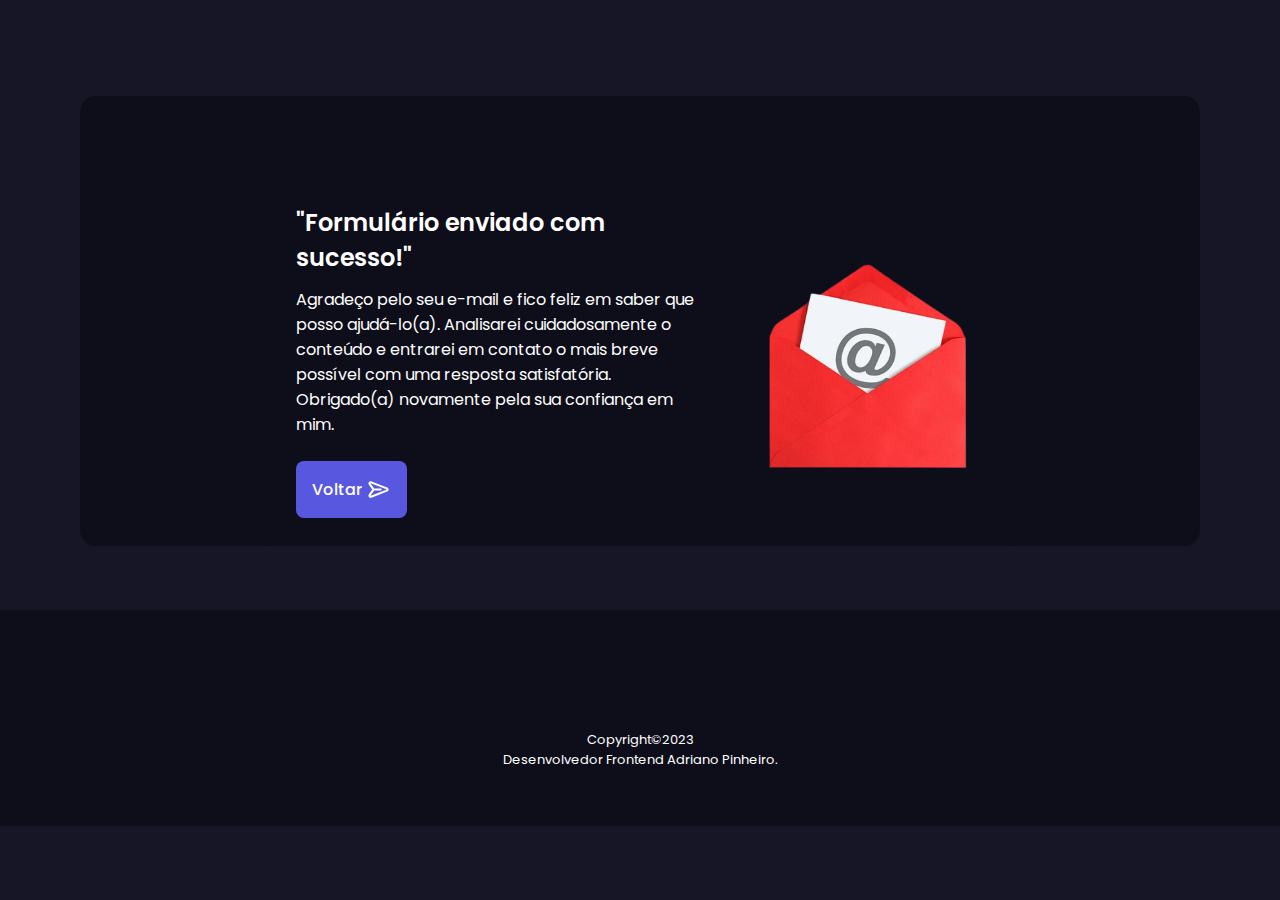
<file: contact.html>
<!DOCTYPE html>
<html lang="pt-br">

<head>
    <meta charset="UTF-8">
    <meta http-equiv="X-UA-Compatible" content="IE=edge">
    <meta name="viewport" content="width=device-width, initial-scale=1.0">
    <link rel="stylesheet" href="assets/css/styles.css">
    <title>Portfolio Adriano Pinheiro</title>
</head>

<body>
    <section class="project section">
        <div class="project__bg">
            <div class="project__container container grid">
                <div class="project__data">
                    <h2 class="project__title">"Formulário enviado com sucesso!"</h2>
                    <p class="project__description">Agradeço pelo seu e-mail e fico feliz em saber que posso
                        ajudá-lo(a). Analisarei cuidadosamente o conteúdo e entrarei em contato o mais breve possível
                        com uma resposta satisfatória. Obrigado(a) novamente pela sua confiança em mim.</p>
                    <a href="https://adrianopinheiro.vercel.app/" target="_parent" class="button button--flex">
                        Voltar <svg class="button__icon" width="25" height="25" viewBox="0 0 24 24" fill="#ffff">
                            <path
                                d="M2.8 19.1c.4.6 1.1.9 1.7.9.3 0 .5 0 .8-.2l15-5.8c.9-.3 1.4-1.1 1.4-2s-.5-1.7-1.4-2l-15-5.8c-.9-.4-1.9-.1-2.5.7-.6.7-.6 1.8 0 2.6L6 12l-3.2 4.5c-.6.8-.6 1.9 0 2.6zm1.6-1.4L7.8 13H14c.6 0 1-.4 1-1s-.4-1-1-1H7.8L4.4 6.3s-.1-.1 0-.2c0-.1.1-.1.1-.1h.1l14.9 5.8s.1 0 .1.2-.1.2-.1.2L4.6 18s-.1.1-.2-.1c-.1-.1 0-.2 0-.2z" />
                        </svg>
                    </a>
                </div>
                <img src="assets/img/email.png" alt="Imagem de email enviado" class="project__img">
            </div>
        </div>
    </section>
    <footer class="footer">
        <div class="footer__bg">

            <p class="footer__copy">Copyright&#169;2023 <br> Desenvolvedor Frontend Adriano Pinheiro.</p>
        </div>
    </footer>
</body>

</html>
</file>
<file: assets/css/styles.css>
/*==================== GOOGLE FONTS ====================*/
@import url("https://fonts.googleapis.com/css2?family=Poppins:wght@400;500;600&display=swap");


:root {
  --header-height: 3rem;


  --hue-color: 600;


  --first-color: hsl(var(--hue-color), 69%, 61%);
  --first-color-alt: hsl(var(--hue-color), 57%, 53%);
  --first-color-lighter: hsl(var(--hue-color), 92%, 85%);
  --text-color-light: hsl(var(--hue-color), 8%, 65%);
  --first-color-second: hsl(var(--hue-color), 30%, 8%);
  --title-color: hsl(var(--hue-color), 8%, 95%);
  --text-color: hsl(var(--hue-color), 8%, 75%);
  --input-color: hsl(var(--hue-color), 29%, 16%);
  --body-color: hsl(var(--hue-color), 28%, 12%);
  --container-color: hsl(var(--hue-color), 29%, 16%);
  --scroll-bar-color: hsl(var(--hue-color), 12%, 48%);
  --scroll-thumb-color: hsl(var(--hue-color), 12%, 36%);


  --body-font: 'Poppins', sans-serif;


  --big-font-size: 2rem;
  --h1-font-size: 1.5rem;
  --h2-font-size: 1.25rem;
  --h3-font-size: 1.125rem;
  --normal-font-size: .938rem;
  --small-font-size: .813rem;
  --smaller-font-size: .75rem;


  --font-medium: 500;
  --font-semi-bold: 600;


  --mb-0-25: .25rem;
  --mb-0-5: .5rem;
  --mb-0-75: .75rem;
  --mb-1: 1rem;
  --mb-1-5: 1.5rem;
  --mb-2: 2rem;
  --mb-2-5: 2.5rem;
  --mb-3: 3rem;


  --z-tooltip: 10;
  --z-fixed: 100;
  --z-modal: 1000;
}


@media screen and (min-width: 968px) {
  :root {
    --big-font-size: 3rem;
    --h1-font-size: 2.25rem;
    --h2-font-size: 1.5rem;
    --h3-font-size: 1.25rem;
    --normal-font-size: 1rem;
    --small-font-size: .875rem;
    --smaller-font-size: .813rem;
  }
}


body.sun-theme {
  --first-color-second: hsl(var(--hue-color), 68%, 51%);
  --title-color: hsl(var(--hue-color), 8%, 15%);
  --text-color: hsl(var(--hue-color), 8%, 45%);
  --input-color: hsl(var(--hue-color), 70%, 96%);
  --body-color: hsl(var(--hue-color), 90%, 99%);
  --container-color: hsl(var(--hue-color), 10%, 76%);
  --scroll-bar-color: hsl(var(--hue-color), 12%, 90%);
  --scroll-thumb-color: hsl(var(--hue-color), 12%, 80%);
}


.nav__btns {
  display: flex;
  align-items: center;
}

.change-theme {
  font-size: 1.25rem;
  color: var(--title-color);
  margin-right: var(--mb-1);
  cursor: pointer;
}

.change-theme:hover {
  color: var(--first-color);
}


* {
  box-sizing: border-box;
  padding: 0;
  margin: 0;
}

html {
  scroll-behavior: smooth;
}

body {
  margin: 0 0 var(--header-height) 0;
  font-family: var(--body-font);
  font-size: var(--normal-font-size);
  background-color: var(--body-color);
  color: var(--text-color);
}

h1,
h2,
h3,
h4 {
  color: var(--title-color);
  font-weight: var(--font-semi-bold);
}

ul {
  list-style: none;
}

a {
  text-decoration: none;
}

img {
  max-width: 100%;
  height: auto;
}


.section {
  padding: 2rem 0 4rem;
}

.section__title {
  font-size: var(--h1-font-size);
  color: var(--title-color);
}

.section__subtitle {
  display: block;
  font-size: var(--small-font-size);
  margin-bottom: var(--mb-3);
}

.section__title,
.section__subtitle {
  text-align: center;
}


.container {
  max-width: 768px;
  margin-left: var(--mb-1-5);
  margin-right: var(--mb-1-5);
}

.grid {
  display: grid;
  gap: 1.5rem;
}

.header {
  width: 100%;
  position: fixed;
  bottom: 0;
  left: 0;
  z-index: var(--z-fixed);
  background-color: var(--body-color);
}


.nav {
  max-width: 968px;
  height: var(--header-height);
  display: flex;
  justify-content: space-between;
  align-items: center;
}

.nav__logo,
.nav__toggle {
  color: var(--title-color);
  font-weight: var(--font-medium);
}

.nav__logo:hover {
  color: var(--first-color);
}

.nav__toggle {
  font-size: 1.1rem;
  cursor: pointer;
}

.nav__toggle svg {
  fill: var(--first-color);
  stroke: var(--first-color);
}

.nav__toggle:hover {
  color: var(--first-color);
}

@media screen and (max-width:767px) {
  .nav__menu {
    position: fixed;
    bottom: -100%;
    left: 0;
    width: 100%;
    background-color: var(--body-color);
    padding: 2rem 1.5rem 4rem;
    box-shadow: 0 -1px 4px rgba(0, 0, 0, .15);
    border-radius: 1.5rem 1.5rem 0 0;
    transition: .3s;
  }
}

.nav__list {
  grid-template-columns: repeat(3, 1fr);
  gap: 2rem;
}

.nav__link {
  display: flex;
  flex-direction: column;
  align-items: center;
  font-size: var(--small-font-size);
  color: var(--title-color);
  font-weight: var(--font-medium);
  fill: var(--title-color);
  stroke: var(--title-color);

}

.nav__link:hover {
  color: var(--first-color);
}

.nav__close {
  position: absolute;
  right: 1.3rem;
  bottom: .5rem;
  cursor: pointer;
  fill: var(--first-color);
  stroke: var(--first-color);
}

.nav__close:hover {
  color: var(--first-color-alt);
}


.show-menu {
  bottom: 0;
}


.active-link {
  color: var(--first-color);
  stroke: var(--first-color);
}


.scroll-header {
  box-shadow: 0 -1px 4px rgba(0, 0, 0, .15);
}


.home__container {
  gap: 1rem;
}

.home__content {
  grid-template-columns: .5fr 3fr;
  padding-top: 3.5rem;
  align-items: center;
}

.home__social {
  display: grid;
  grid-template-columns: max-content;
  row-gap: 1rem;
}

.home__social-icon {
  font-size: 1.25rem;
  color: var(--first-color);
}

.home__social-icon:hover {
  color: var(--first-color-alt);
}

.home__blob {
  width: 200px;
  fill: var(--first-color);
}

.home__blob-img {
  width: 200px;
}

.home__data {
  grid-column: 1/3;
}

.home__title {
  font-size: var(--big-font-size);
}

.home__subtitle {
  font-size: var(--h3-font-size);
  color: var(--text-color);
  font-weight: var(--font-medium);
  margin-bottom: var(--mb-0-75);
}

.home__description {
  margin-bottom: var(--mb-2);
}

.home__scroll {
  display: none;
}

.home__scroll-button {
  color: var(--first-color);
  transition: .3s;
}

.home__scroll-button:hover {
  transform: translateY(1rem);
}

.home__scroll-mouse {
  font-size: 2rem;
}

.home__scroll-name {
  font-size: var(--small-font-size);
  color: var(--title-color);
  font-weight: var(--font-medium);
  margin-right: var(--mb-0-25);
}

.home__scroll-arrow {
  font-size: 1.25rem;
}

.button {
  display: inline-block;
  background-color: var(--first-color);
  color: #fff;
  padding: 1rem;
  border-radius: .5rem;
  font-weight: var(--font-medium);
}

.button:hover {
  background-color: var(--first-color-alt);
}

.button__icon {
  font-size: 1.25rem;
  font-weight: bold;
  margin-left: var(--mb-0-25);
  transition: .3s;
}

.button--white {
  background-color: #fff;
  color: var(--first-color);
}

.button--white:hover {
  background-color: #fff;
}

.button--flex {
  display: inline-flex;
  align-items: center;

}

.button--small {
  padding: .75rem 1rem;
}

.button--link {
  padding: 0;
  background-color: transparent;
  color: var(--first-color);
}

.button--link:hover {
  background-color: transparent;
  color: var(--first-color-alt);
}


.about__img {
  width: 200px;
  border-radius: .5rem;
  justify-self: center;
  align-self: center;
}

.about__description {
  text-align: center;
  margin-bottom: var(--mb-2-5);
}

.about__info {
  display: flex;
  justify-content: space-evenly;
  margin-bottom: var(--mb-2-5);
}

.about__info-title {
  font-size: var(--h2-font-size);
  font-weight: var(--font-semi-bold);
  color: var(--title-color);
}

.about__info-name {
  font-size: var(--smaller-font-size);
}

.about__info-title,
.about__info-name {
  display: block;
  text-align: center;
}

.about__buttons {
  display: flex;
  justify-content: center;
}

.skills__container {
  row-gap: 0;
}

.skills__header {
  display: flex;
  align-items: center;
  margin-bottom: var(--mb-2-5);
  cursor: pointer;
}

.skills__icon,
.skills__arrow {
  font-size: 2rem;
  color: var(--first-color);
}

.skills__icon {
  margin-right: var(--mb-0-75);
}

.skills__title {
  font-size: var(--h3-font-size)
}

.skills__subtitle {
  font-size: ver(--small-font-size);
  color: var(--text-color-light);
}

.skills__arrow {
  margin-left: auto;
  transition: .4s;
  background-color: var(--first-color);
  border-radius: .4rem;
}

.skills__list {
  row-gap: 1.5rem;
  padding-left: 2.7rem;
}

.skills__titles {
  display: flex;
  justify-content: space-between;
  margin-bottom: var(--mb-0-5);
}

.skills__name {
  font-size: var(--normal-font-size);
  font-weight: var(--font-medium);
}

.skills__bar,
.skills__percentage {
  height: 5px;
  border-radius: .25rem;
}

.skills__bar {
  background-color: var(--first-color-lighter);
}

.skills__percentage {
  display: block;
  background-color: var(--first-color);
}

.skills__html {
  width: 95%;
}

.skills__css {
  width: 85%;
}

.skills__js {
  width: 80%;
}

.skills__TypeScript {
  width: 50%;
}

.skills__jQuery {
  width: 60%;
}

.skills__Bootstrap {
  width: 80%;
}

.skills__Sass {
  width: 45%;
}

.skills__bulma {
  width: 80%;
}

.skills__react {
  width: 80%;
}

.skills__angular {
  width: 50%;
}

.skills__vue {
  width: 50%;
}

.skills__php {
  width: 60%;
}

.skills__node {
  width: 55%;
}

.skills__mysql {
  width: 80%;
}

.skills__mongo {
  width: 60%;
}

.skills__figma {
  width: 70%;
}

.skills__sketch {
  width: 50%;
}

.skills__photoshop {
  width: 90%;
}

.skills__Illustrator {
  width: 70%;
}

.skills__Canva {
  width: 90%;
}

.skills__close .skills__list {
  height: 0;
  overflow: hidden;
}

.skills__open .skills__list {
  height: max-content;
  margin-bottom: var(--mb-2-5);
}

.skills__open .skills__arrow {
  transform: rotate(-180deg);
}

.qualification__tabs {
  display: flex;
  justify-content: space-evenly;
  margin-bottom: var(--mb-2);
}

.qualification__button {
  font-size: var(--h3-font-size);
  font-weight: var(--font-medium);
  cursor: pointer;
  display: block;
}

.qualification__button:hover {
  color: var(--first-color);
}

.qualification__icon {
  font-size: 1.8rem;
  margin-right: var(--mb-0-25);
}

.qualification__data {
  display: grid;
  grid-template-columns: 1fr max-content 1fr;
  column-gap: 1.5rem;
}

.qualification__title {
  font-size: var(--normal-font-size);
  font-weight: var(--font-medium);
}

.qualification__subtitle {
  display: inline-block;
  font-size: var(--small-font-size);
  margin-bottom: var(--mb-1);
}

.qualification__calendar {
  font-size: var(--smaller-font-size);
  color: var(--first-color-lighter);
}

.qualification__rounder {
  display: inline-block;
  width: 13px;
  height: 13px;
  background-color: var(--first-color);
  border-radius: 50%;
}

.qualification__line {
  display: block;
  width: 1px;
  height: 100%;
  background-color: var(--first-color);
  transform: translate(6px, -7px);
}

.qualification [data-content] {
  display: none;
}

.qualification__active[data-content] {
  display: block;
}

.qualification__button.qualification__active {
  color: var(--first-color);
}


.services__container {
  gap: 1rem;
  grid-template-columns: repeat(2, 1fr);
}

.services__content {
  position: relative;
  background-color: var(--container-color);
  padding: 3.5rem .5rem 1.25rem 1.5rem;
  border-radius: .25rem;
  box-sizing: 0 2px 4px rgba(0, 0, 0, .15);
  transition: .3s;
}

.services__container:hover {
  box-sizing: 0 4px 8px rgba(0, 0, 0, .15);
}

.services__icon {
  display: block;
  font-size: 1.5rem;
  color: var(--first-color);
  margin-bottom: var(--mb-1);
}

.services__title {
  font-size: var(--h3-font-size);
  margin-bottom: var(--mb-1);
  font-weight: var(--font-medium);
}

.services__button {
  cursor: pointer;
  font-size: var(--small-font-size);
}

.services__button:hover .button__icon {
  transform: translateX(.25rem);
}

.services__modal {
  position: fixed;
  top: 0;
  left: 0;
  bottom: 0;
  right: 0;
  background-color: rgba(0, 0, 0, .5);
  display: flex;
  align-items: center;
  justify-content: center;
  padding: 0 1rem;
  z-index: var(--z-modal);
  opacity: 0;
  visibility: hidden;
  transition: .3s;
}

.services__modal-content {
  position: relative;
  background-color: var(--container-color);
  padding: 1.5rem;
  border-radius: .5rem;
}

.services__modal-services {
  row-gap: 1rem;
}

.services__modal-service {
  display: flex;
}

.services__modal-title {
  font-size: var(--h3-font-size);
  font-weight: var(--font-medium);
  margin-bottom: var(--mb-1-5);
}

.services__modal-close {
  position: absolute;
  top: 1rem;
  right: 1rem;
  font-size: 1.5rem;
  color: var(--first-color);
  cursor: pointer;
}

.services__modal-icon {
  color: var(--first-color);
  margin-right: var(--mb-0-25);
}

/* Active Modal */
.active-modal {
  opacity: 1;
  visibility: visible;
}


.portfolio__container {
  overflow: initial;
}

.portfolio__content {
  padding: 0 1.5rem;
}

.portfolio__img {
  width: 265px;
  border-radius: .5rem;
  justify-self: center;
}

.portfolio__title {
  font-size: var(--h3-font-size);
  margin-bottom: var(--mb-0-5);
}

.portfolio__description {
  margin-bottom: var(--mb-0-75);
}

.portfolio__button:hover .button__icon {
  transform: translateX(.25rem);
}

.swiper-button-prev::after,
.swiper-button-next::after {
  content: '';
}

.swiper-portfolio-icon {
  font-size: 2rem;
  color: var(--first-color);
}

.swiper-button-prev {
  left: -.5rem;
}

.swiper-button-next {
  right: -.5rem;
}

.swiper-container-horizontal>.swiper-pagination-bullets {
  bottom: -2.5rem;
}


.swiper-pagination-bullet-active {
  background-color: var(--first-color);
}

.swiper-button-prev,
.swiper-button-next,
.swiper-pagination-bullet {
  outline: none;
}

.project {
  text-align: center;
}

.project__bg {
  background-color: var(--first-color-second);
  padding-top: 3rem;

}

.project__title {
  font-size: var(--h2-font-size);
  margin-bottom: var(--mb-0-75);
}

.project__description {
  margin-bottom: var(--mb-1-5);
}

.project__title,
.project__description {
  color: #fff;
}

.project__img {
  width: 232px;
  justify-self: center;
}


.testimonial__data,
.testimonial__header {
  display: flex;
}

.testimonial__data {
  justify-content: space-between;
  margin-bottom: var(--mb-1);
}

.testimonial__img {
  width: 60px;
  height: 60px;
  border-radius: 50%;
  margin-right: var(--mb-0-75);
}

.testimonial__name {
  font-size: var(--h3-font-size);
  font-weight: var(--font-medium);
}

.testimonial__client {
  font-size: var(--small-font-size);
  color: var(--text-color-light);
}

.testimonial__description {
  margin-bottom: var(--mb-0-5);
}

.testimonial__icon-star {
  color: var(--first-color);
}

.swiper-container .swiper-pagination-testimonial {
  bottom: 0;
}


.contact__container {
  row-gap: 3rem;
}

.contact__information {
  display: flex;
  margin-bottom: var(--mb-2);
}

.contact__icon {
  font-size: 2rem;
  color: var(--first-color);
  margin-right: var(--mb-0-75);
}

.contact__title {
  font-size: var(--h3-font-size);
  font-weight: var(--font-medium);
}

.contact__subtitle {
  font-size: var(--small-font-size);
  color: var(--text-color-light);
}

.contact__content {
  background-color: var(--input-color);
  border-radius: .5rem;
  padding: .75rem 1rem .25rem;
}

.contact__label {
  font-size: var(--smaller-font-size);
  color: var(--title-color);
}

.contact__input {
  width: 100%;
  background-color: var(--input-color);
  color: var(--text-color);
  font-family: var(--body-font);
  font-size: var(--normal-font-size);
  border: none;
  outline: none;
  padding: .25rem .5rem .5rem 0;
}


.footer {
  padding-top: 2rem;
}

.footer__container {
  row-gap: 3.5rem;
}

.footer__bg {
  background-color: var(--first-color-second);
  padding: 2rem 0 3rem;
}

.footer__title {
  font-size: var(--h1-font-size);
  margin-bottom: var(--mb-0-25);
}

.footer__subtitle {
  font-size: var(--small-font-size);
}

.footer__links {
  display: flex;
  flex-direction: column;
  row-gap: 1.5rem;
}

.footer__link:hover {
  color: var(--first-color-lighter);
}

.footer__social {
  font-size: 1.25rem;
  margin-right: var(--mb-1-5);
}

.footer__social:hover {
  color: var(--first-color-lighter);
}

.footer__copy {
  font-size: var(--smaller-font-size);
  text-align: center;
  color: var(--first-color-lighter);
  margin-top: var(--mb-3);
}

.footer__title,
.footer__subtitle,
.footer__link,
.footer__copy {
  color: #fff;
}


.scrollup {
  position: fixed;
  right: 1rem;
  bottom: -20%;
  background-color: var(--first-color);
  opacity: .8;
  padding: .1rem .3rem;
  border-radius: .4rem;
  z-index: var(--z-tooltip);
  transition: .4s;
}

.scrollup:hover {
  background-color: var(--first-color-alt);
}

.scrollup__icon {
  margin-top: .2rem;
  color: #fff;
}

.show-scroll {
  bottom: 5rem;
}


::-webkit-scrollbar {
  width: .60rem;
  background-color: var(--scroll-bar-color);
  border-radius: .5rem;
}

::-webkit-scrollbar-thumb {
  background-color: var(--scroll-thumb-color);
  border-radius: .5rem;
}


@media screen and (max-width: 350px) {
  .container {
    margin-left: var(--mb-1);
    margin-right: var(--mb-1);
  }

  .nav__menu {
    padding: 2rem .25rem 4rem;
  }

  .nav__list {
    column-gap: 0;
  }

  .home__content {
    grid-template-columns: .25rem 3fr;
  }

  .home__blod {
    width: 180px;
  }

  .skills__title {
    font-size: var(--normal-font-size);
  }

  .qualification__data {
    gap: .5rem;
  }

  .services__container {
    grid-template-columns: max-content;
    justify-content: center;
  }

  .services__content {
    padding-right: 3.5rem;
  }

  .services__modal {
    padding: 0 .5rem;
  }

  .project__img {
    width: 200px;
  }

  .testimonial__data,
  .testimonial__header {
    flex-direction: column;
    align-items: center;
  }

  .testimonial__img {
    margin-right: 0;
    margin-bottom: var(--mb-0-25);
  }

  .testimonial__data,
  .testimonial__description {
    text-align: center;
  }
}


@media screen and (min-width: 568px) {
  .home__content {
    grid-template-columns: max-content 1fr 1fr;
  }

  .home__data {
    grid-column: initial;
  }

  .home__img {
    order: 1;
    justify-self: center;
  }

  .about__container,
  .portfolio__content,
  .project__container,
  .contact__container,
  .footer__container {
    grid-template-columns: repeat(2, 1fr);
  }

  .qualification__sections {
    display: grid;
    grid-template-columns: .6fr;
    justify-content: center;
  }
}

@media screen and (min-width: 768px) {
  .container {
    margin-left: auto;
    margin-right: auto;
  }

  body {
    margin: 0;
  }

  .section {
    padding: 6rem 0 2rem;
  }

  .section__subtitle {
    margin-bottom: 4rem;
  }

  .header {
    top: 0;
    bottom: initial;
  }

  .header,
  .main,
  .footer__container {
    padding: 0 1rem;
  }

  .nav {
    height: calc(var(--header-height) + 1.5rem);
    column-gap: 1rem;
  }

  .nav__icon,
  .nav__close,
  .nav__toggle {
    display: none;
  }

  .nav__list {
    display: flex;
    column-gap: 2rem;
  }

  .nav__menu {
    margin-left: auto;
  }

  .change-theme {
    margin: 0;
  }

  .home__container {
    row-gap: 5rem;
  }

  .home__content {
    padding-top: 5.5rem;
    column-gap: 2rem;
  }

  .home__blob {
    width: 270px;
  }

  .home__scroll {
    display: block;
  }

  .home__scroll-button {
    margin-left: 3rem;
  }

  .about__container {
    column-gap: 5rem;
  }

  .about__img {
    width: 350px;
  }

  .about__description {
    text-align: initial;
  }

  .about__info {
    justify-content: space-between;
  }

  .about__buttons {
    justify-content: initial;
  }

  .qualification__tabs {
    justify-content: center;
  }

  .qualification__button {
    margin: 0 var(--mb-1);
  }

  .qualification__sections {
    grid-template-columns: .5fr;
  }

  .services__container {
    grid-template-columns: repeat(3, 218px);
    justify-content: center;
  }

  .services__icon {
    font-size: 2rem;
  }

  .services__content {
    padding: 6rem 0 2rem 2.5rem;
  }

  .services__modal-content {
    width: 450px;
  }

  .portfolio__img {
    width: 320px;
  }

  .portfolio__content {
    align-items: center;
  }

  .project {
    text-align: initial;
  }

  .project__bg {
    background-color: none;
    border-radius: 1rem;
  }

  .project__container {
    background-color: var(--first-color-second);
    border-radius: 1rem;
    padding: 3rem 2.5rem 0;
    grid-template-columns: 1fr max-content;
    column-gap: 3rem;
  }

  .project__data {
    padding-top: .8rem;
  }

  .footer__container {
    grid-template-columns: repeat(3, 1fr);
  }

  .footer__bg {
    padding: 3rem 0 3.5rem;
  }

  .footer__links {
    flex-direction: row;
    column-gap: 2rem;
  }

  .footer__social {
    justify-self: flex-end;
  }

  .footer__copy {
    margin-top: 4.5rem;
  }
}


@media screen and (min-width: 1024px) {

  .header,
  .main,
  .footer__container {
    padding: 0;
  }

  .home__blob {
    width: 320px;
  }

  .home__social {
    transform: translateX(-6rem);
  }

  .project__bg {
    margin: 0 5rem;
  }

  .services__container {
    grid-template-columns: repeat(4, 238px);
  }

  .portfolio__content {
    column-gap: 5rem;
  }

  .swiper-portfolio-icon {
    font-size: 3.5rem;
  }

  .swiper-button-prev {
    left: -3.5rem;
  }

  .swiper-button-next {
    right: -3.5rem;
  }

  .swiper-container-horizontal>.swiper-pagination-bullet {
    bottom: -4.5rem;
  }

  .contact__form {
    width: 460px;
  }

  .contact__input {
    grid-template-columns: repeat(2, 1fr);
  }
}

.button-r {
  cursor: pointer;
  border: none;
}
</file>
